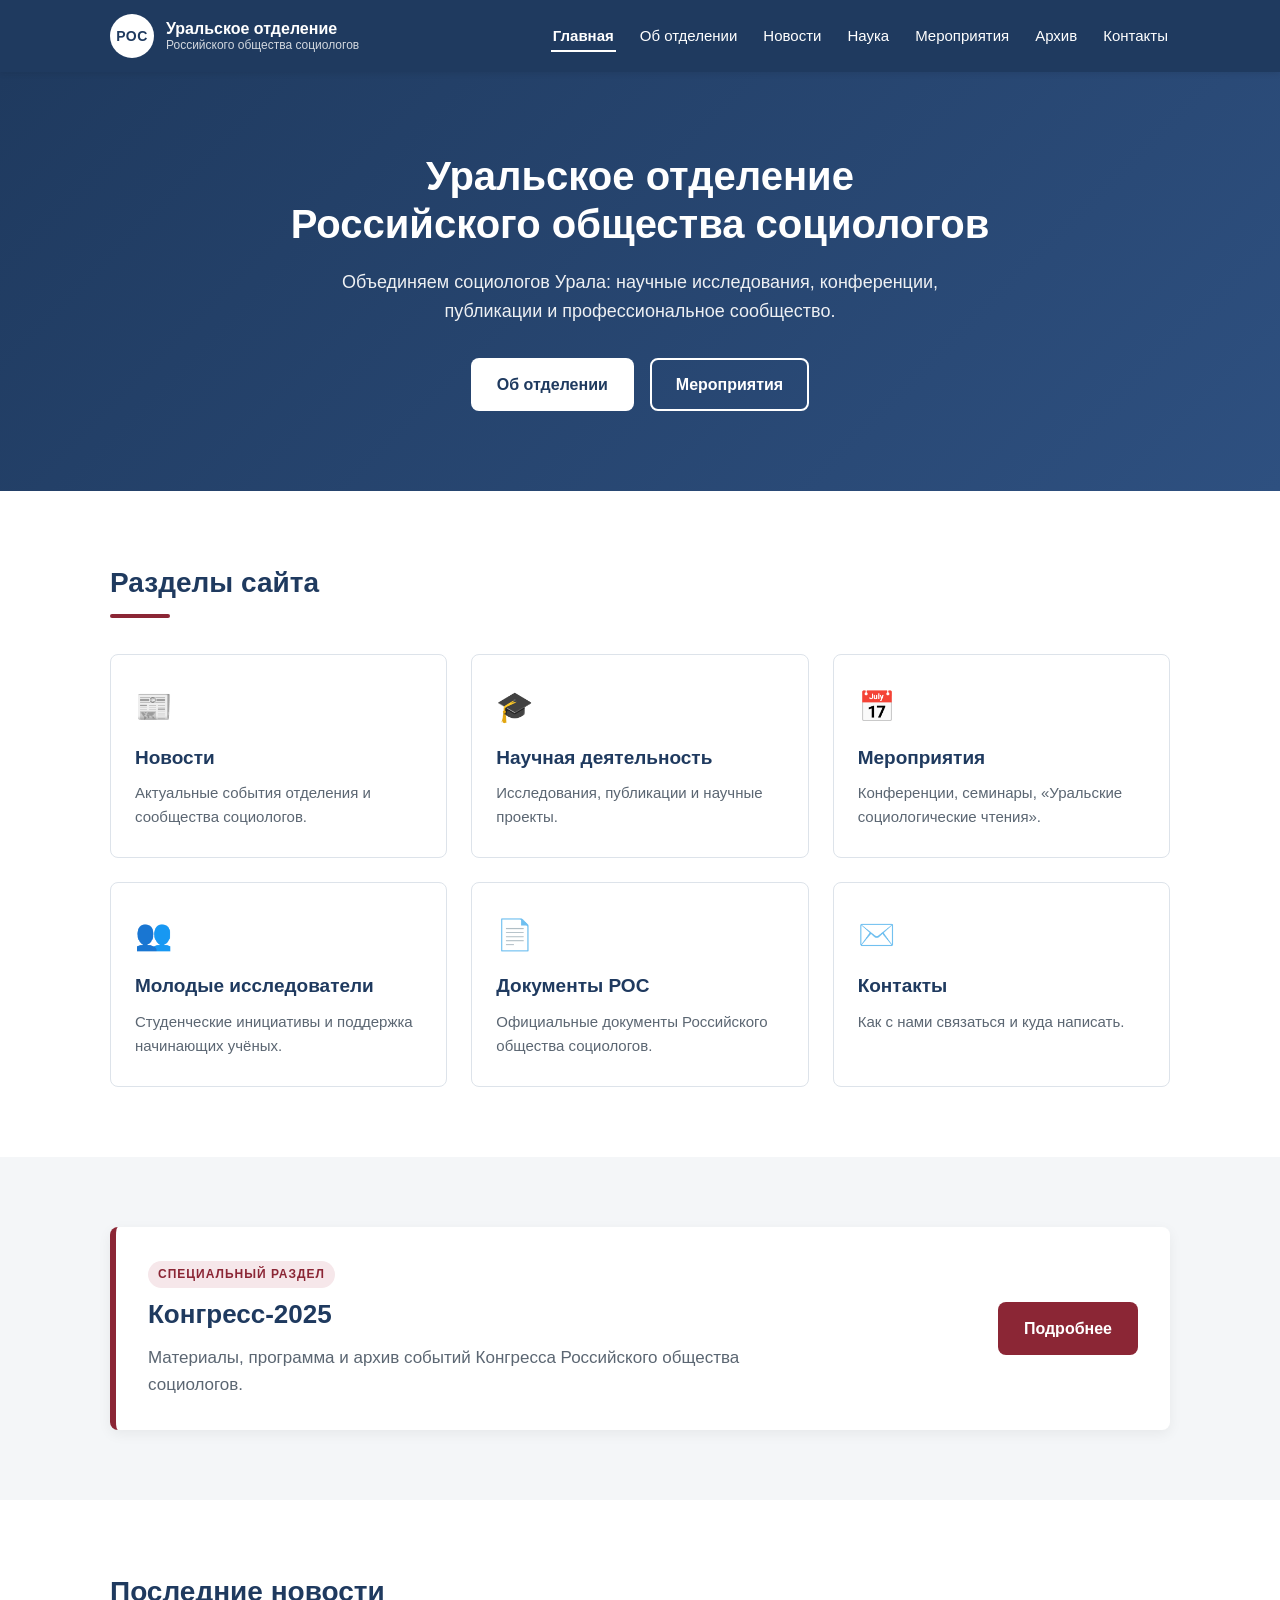
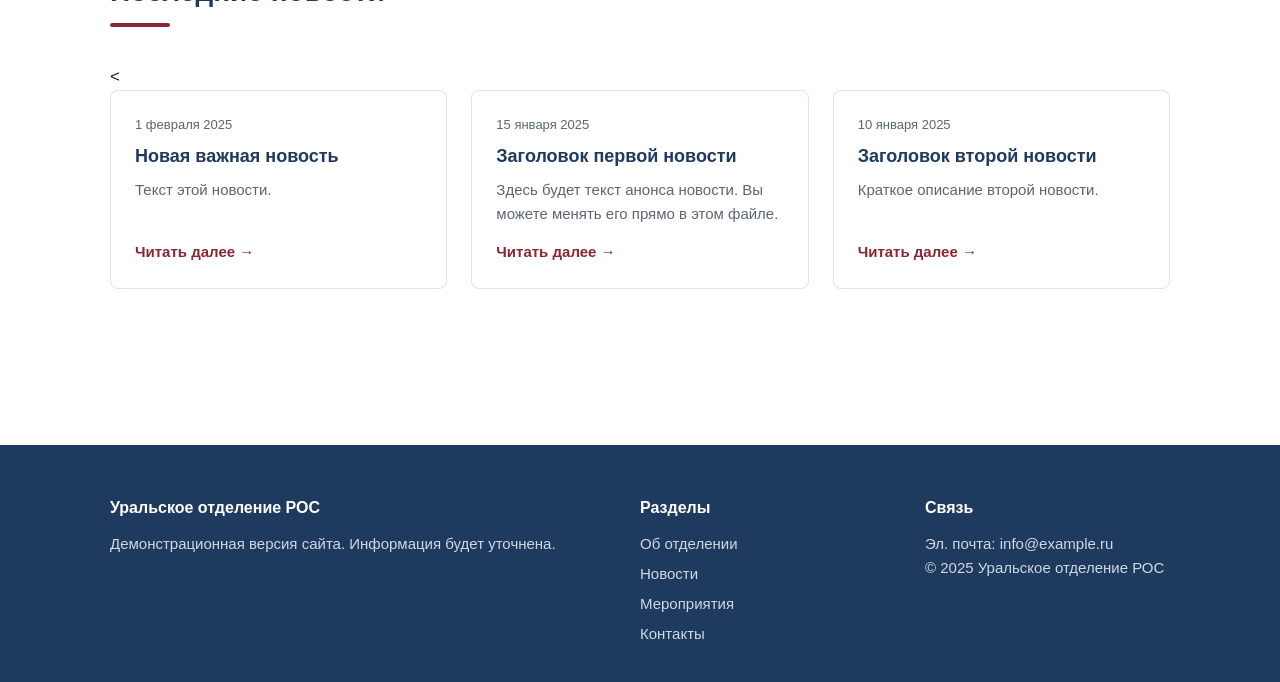
<file: index.html>
<!DOCTYPE html>
<html lang="ru">
<head>
  <meta charset="UTF-8">
  <meta name="viewport" content="width=device-width, initial-scale=1.0">
  <title>Уральское отделение РОС — Главная</title>
  <meta name="description" content="Уральское отделение Российского общества социологов: новости, мероприятия, научная деятельность.">
  <link rel="stylesheet" href="css/style.css">
</head>
<body>

  <header class="site-header">
    <div class="container header-inner">
      <a href="index.html" class="logo">
        <span class="logo-mark">РОС</span>
        <span class="logo-text">
          <strong>Уральское отделение</strong>
          <small>Российского общества социологов</small>
        </span>
      </a>
      <button class="nav-toggle" aria-label="Открыть меню" aria-expanded="false">☰</button>
      <nav class="main-nav" aria-label="Главное меню">
        <ul>
          <li><a href="index.html" class="active">Главная</a></li>
          <li><a href="about.html">Об отделении</a></li>
          <li><a href="news.html">Новости</a></li>
          <li><a href="science.html">Наука</a></li>
          <li><a href="events.html">Мероприятия</a></li>
          <li><a href="archive.html">Архив</a></li>
          <li><a href="contacts.html">Контакты</a></li>
        </ul>
      </nav>
    </div>
  </header>

  <section class="hero">
    <div class="container">
      <h1>Уральское отделение<br>Российского общества социологов</h1>
      <p class="hero-sub">
        Объединяем социологов Урала: научные исследования, конференции,
        публикации и профессиональное сообщество.
      </p>
      <div class="hero-actions">
        <a href="about.html" class="btn btn-primary">Об отделении</a>
        <a href="events.html" class="btn btn-outline">Мероприятия</a>
      </div>
    </div>
  </section>

  <section class="section">
    <div class="container">
      <h2 class="section-title">Разделы сайта</h2>
      <div class="cards-grid">

        <a href="news.html" class="card">
          <span class="card-icon">📰</span>
          <h3>Новости</h3>
          <p>Актуальные события отделения и сообщества социологов.</p>
        </a>

        <a href="science.html" class="card">
          <span class="card-icon">🎓</span>
          <h3>Научная деятельность</h3>
          <p>Исследования, публикации и научные проекты.</p>
        </a>

        <a href="events.html" class="card">
          <span class="card-icon">📅</span>
          <h3>Мероприятия</h3>
          <p>Конференции, семинары, «Уральские социологические чтения».</p>
        </a>

        <a href="young.html" class="card">
          <span class="card-icon">👥</span>
          <h3>Молодые исследователи</h3>
          <p>Студенческие инициативы и поддержка начинающих учёных.</p>
        </a>

        <a href="documents.html" class="card">
          <span class="card-icon">📄</span>
          <h3>Документы РОС</h3>
          <p>Официальные документы Российского общества социологов.</p>
        </a>

        <a href="contacts.html" class="card">
          <span class="card-icon">✉️</span>
          <h3>Контакты</h3>
          <p>Как с нами связаться и куда написать.</p>
        </a>

      </div>
    </div>
  </section>

  <section class="section section-alt">
    <div class="container">
      <div class="congress-banner">
        <div>
          <span class="badge">Специальный раздел</span>
          <h2>Конгресс-2025</h2>
          <p>Материалы, программа и архив событий Конгресса Российского общества социологов.</p>
        </div>
        <a href="congress2025.html" class="btn btn-accent">Подробнее</a>
      </div>
    </div>
  </section>

  <section class="section">
    <div class="container">
      <h2 class="section-title">Последние новости</h2>
      <      <div class="news-grid" id="news-container">
        <!-- Новости загрузятся автоматически из файла data/news.json -->
      </div>
      <div class="center">
        <a href="news.html" class="btn btn-outline">Все новости</a>
      </div>
    </div>
  </section>

  <footer class="site-footer">
    <div class="container footer-inner">
      <div>
        <h4>Уральское отделение РОС</h4>
        <p>Демонстрационная версия сайта. Информация будет уточнена.</p>
      </div>
      <div>
        <h4>Разделы</h4>
        <ul class="footer-links">
          <li><a href="about.html">Об отделении</a></li>
          <li><a href="news.html">Новости</a></li>
          <li><a href="events.html">Мероприятия</a></li>
          <li><a href="contacts.html">Контакты</a></li>
        </ul>
      </div>
      <div>
        <h4>Связь</h4>
        <p>Эл. почта: <a href="mailto:info@example.ru">info@example.ru</a></p>
        <p>© 2025 Уральское отделение РОС</p>
      </div>
    </div>
  </footer>

  <script>
    const toggle = document.querySelector('.nav-toggle');
    const nav = document.querySelector('.main-nav');
    toggle.addEventListener('click', () => {
      const open = nav.classList.toggle('open');
      toggle.setAttribute('aria-expanded', open ? 'true' : 'false');
    });
  </script>
  <script src="js/news-loader.js"></script>
</body>
</html>
</file>
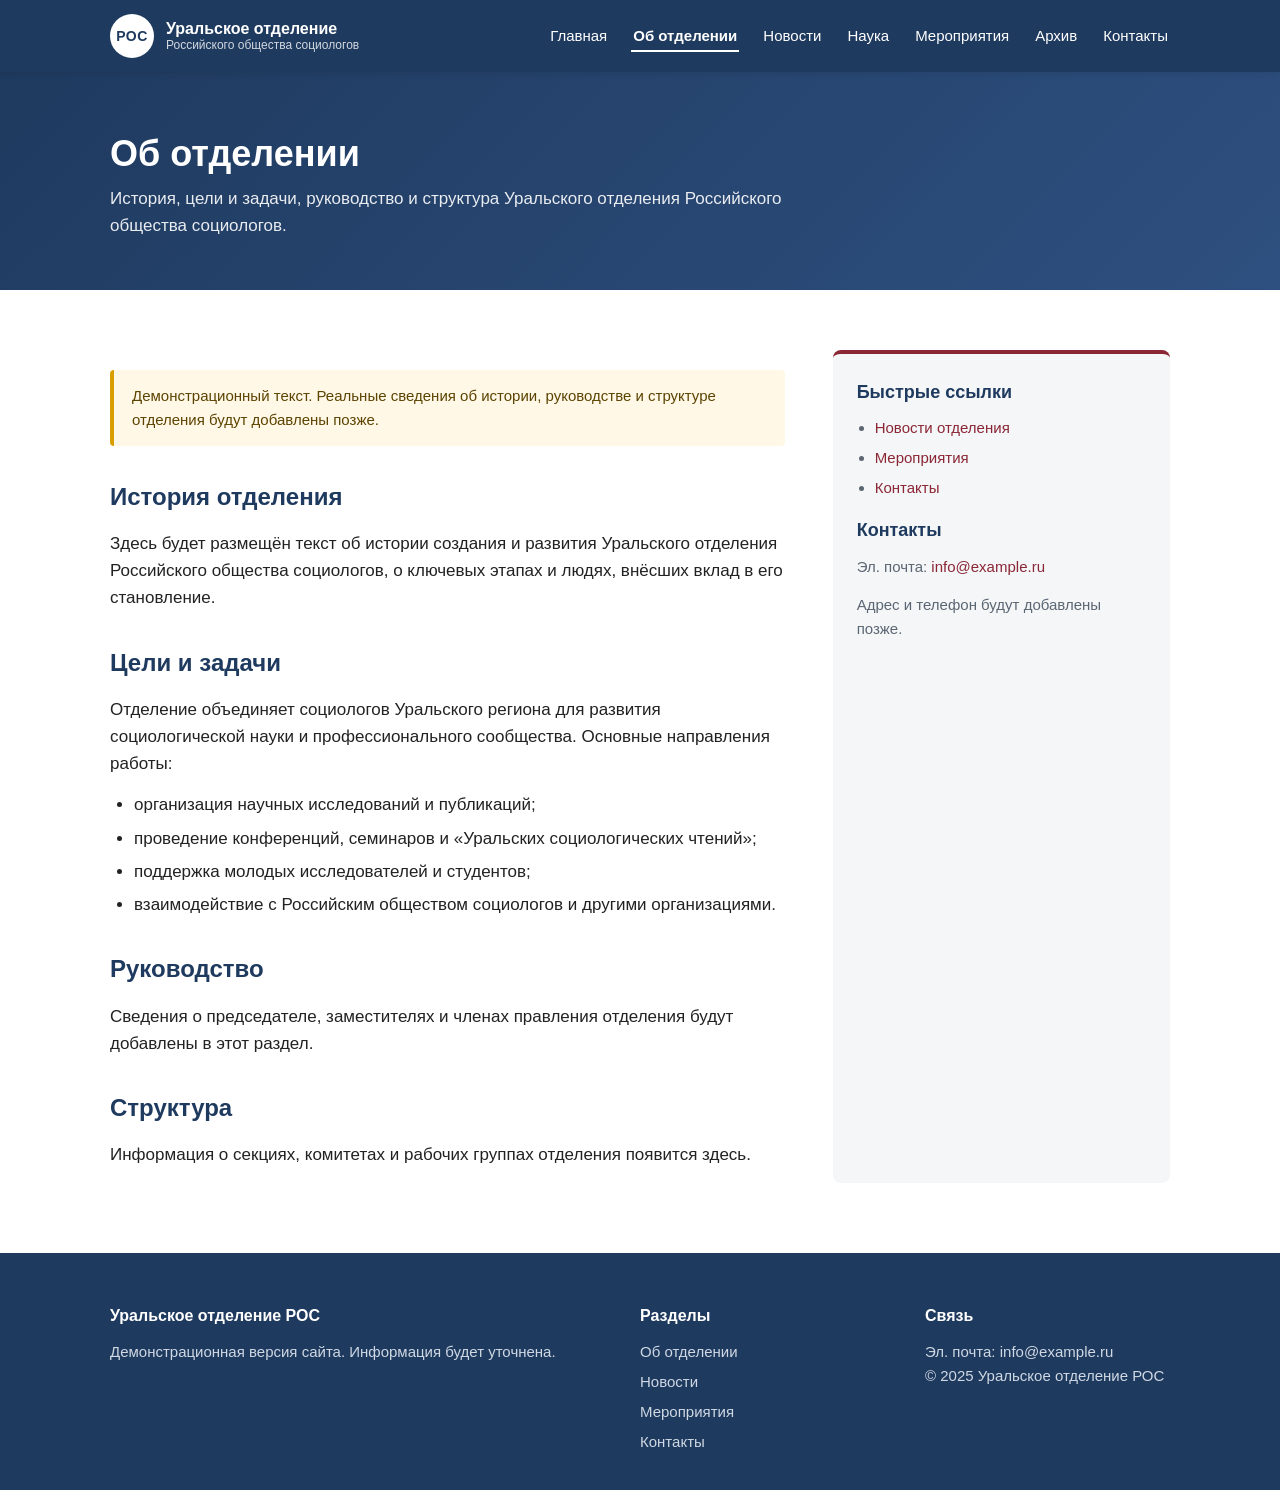
<file: about.html>
<!DOCTYPE html>
<html lang="ru">
<head>
  <meta charset="UTF-8">
  <meta name="viewport" content="width=device-width, initial-scale=1.0">
  <title>Об отделении — Уральское отделение РОС</title>
  <meta name="description" content="История, цели, задачи, руководство и структура Уральского отделения Российского общества социологов.">
  <link rel="stylesheet" href="css/style.css">
</head>
<body>

  <header class="site-header">
    <div class="container header-inner">
      <a href="index.html" class="logo">
        <span class="logo-mark">РОС</span>
        <span class="logo-text">
          <strong>Уральское отделение</strong>
          <small>Российского общества социологов</small>
        </span>
      </a>
      <button class="nav-toggle" aria-label="Открыть меню" aria-expanded="false">☰</button>
      <nav class="main-nav" aria-label="Главное меню">
        <ul>
          <li><a href="index.html">Главная</a></li>
          <li><a href="about.html" class="active">Об отделении</a></li>
          <li><a href="news.html">Новости</a></li>
          <li><a href="science.html">Наука</a></li>
          <li><a href="events.html">Мероприятия</a></li>
          <li><a href="archive.html">Архив</a></li>
          <li><a href="contacts.html">Контакты</a></li>
        </ul>
      </nav>
    </div>
  </header>

  <section class="page-header">
    <div class="container">
      <h1>Об отделении</h1>
      <p>История, цели и задачи, руководство и структура Уральского отделения Российского общества социологов.</p>
    </div>
  </section>

  <main class="content">
    <div class="container content-two-col">

      <div>
        <div class="notice">
          Демонстрационный текст. Реальные сведения об истории, руководстве и структуре
          отделения будут добавлены позже.
        </div>

        <h2>История отделения</h2>
        <p>Здесь будет размещён текст об истории создания и развития Уральского отделения
        Российского общества социологов, о ключевых этапах и людях, внёсших вклад в его
        становление.</p>

        <h2>Цели и задачи</h2>
        <p>Отделение объединяет социологов Уральского региона для развития
        социологической науки и профессионального сообщества. Основные направления работы:</p>
        <ul>
          <li>организация научных исследований и публикаций;</li>
          <li>проведение конференций, семинаров и «Уральских социологических чтений»;</li>
          <li>поддержка молодых исследователей и студентов;</li>
          <li>взаимодействие с Российским обществом социологов и другими организациями.</li>
        </ul>

        <h2>Руководство</h2>
        <p>Сведения о председателе, заместителях и членах правления отделения будут
        добавлены в этот раздел.</p>

        <h2>Структура</h2>
        <p>Информация о секциях, комитетах и рабочих группах отделения появится здесь.</p>
      </div>

      <aside class="sidebar">
        <h3>Быстрые ссылки</h3>
        <ul>
          <li><a href="news.html">Новости отделения</a></li>
          <li><a href="events.html">Мероприятия</a></li>
          <li><a href="contacts.html">Контакты</a></li>
        </ul>
        <h3>Контакты</h3>
        <p>Эл. почта: <a href="mailto:info@example.ru">info@example.ru</a></p>
        <p>Адрес и телефон будут добавлены позже.</p>
      </aside>

    </div>
  </main>

  <footer class="site-footer">
    <div class="container footer-inner">
      <div>
        <h4>Уральское отделение РОС</h4>
        <p>Демонстрационная версия сайта. Информация будет уточнена.</p>
      </div>
      <div>
        <h4>Разделы</h4>
        <ul class="footer-links">
          <li><a href="about.html">Об отделении</a></li>
          <li><a href="news.html">Новости</a></li>
          <li><a href="events.html">Мероприятия</a></li>
          <li><a href="contacts.html">Контакты</a></li>
        </ul>
      </div>
      <div>
        <h4>Связь</h4>
        <p>Эл. почта: <a href="mailto:info@example.ru">info@example.ru</a></p>
        <p>© 2025 Уральское отделение РОС</p>
      </div>
    </div>
  </footer>

  <script>
    const toggle = document.querySelector('.nav-toggle');
    const nav = document.querySelector('.main-nav');
    toggle.addEventListener('click', () => {
      const open = nav.classList.toggle('open');
      toggle.setAttribute('aria-expanded', open ? 'true' : 'false');
    });
  </script>

</body>
</html>
</file>
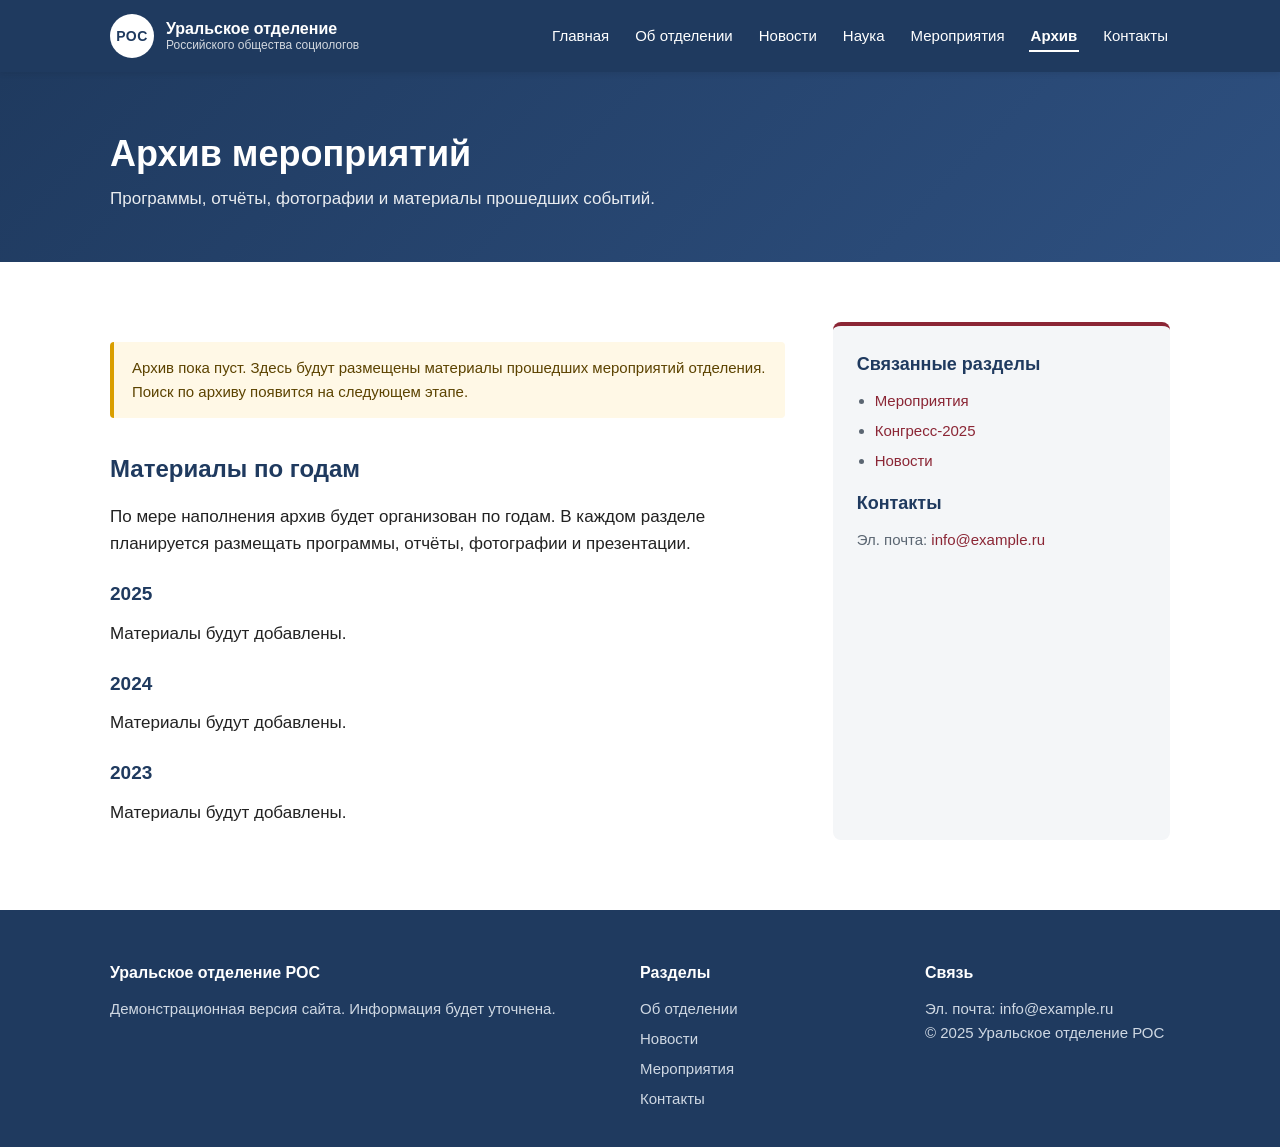
<file: archive.html>
<!DOCTYPE html>
<html lang="ru">
<head>
  <meta charset="UTF-8">
  <meta name="viewport" content="width=device-width, initial-scale=1.0">
  <title>Архив мероприятий — Уральское отделение РОС</title>
  <meta name="description" content="Программы, отчёты, фотографии и материалы прошедших мероприятий Уральского отделения РОС.">
  <link rel="stylesheet" href="css/style.css">
</head>
<body>

  <header class="site-header">
    <div class="container header-inner">
      <a href="index.html" class="logo">
        <span class="logo-mark">РОС</span>
        <span class="logo-text">
          <strong>Уральское отделение</strong>
          <small>Российского общества социологов</small>
        </span>
      </a>
      <button class="nav-toggle" aria-label="Открыть меню" aria-expanded="false">☰</button>
      <nav class="main-nav" aria-label="Главное меню">
        <ul>
          <li><a href="index.html">Главная</a></li>
          <li><a href="about.html">Об отделении</a></li>
          <li><a href="news.html">Новости</a></li>
          <li><a href="science.html">Наука</a></li>
          <li><a href="events.html">Мероприятия</a></li>
          <li><a href="archive.html" class="active">Архив</a></li>
          <li><a href="contacts.html">Контакты</a></li>
        </ul>
      </nav>
    </div>
  </header>

  <section class="page-header">
    <div class="container">
      <h1>Архив мероприятий</h1>
      <p>Программы, отчёты, фотографии и материалы прошедших событий.</p>
    </div>
  </section>

  <main class="content">
    <div class="container content-two-col">

      <div>
        <div class="notice">
          Архив пока пуст. Здесь будут размещены материалы прошедших мероприятий
          отделения. Поиск по архиву появится на следующем этапе.
        </div>

        <h2>Материалы по годам</h2>
        <p>По мере наполнения архив будет организован по годам. В каждом разделе
        планируется размещать программы, отчёты, фотографии и презентации.</p>

        <h3>2025</h3>
        <p>Материалы будут добавлены.</p>

        <h3>2024</h3>
        <p>Материалы будут добавлены.</p>

        <h3>2023</h3>
        <p>Материалы будут добавлены.</p>
      </div>

      <aside class="sidebar">
        <h3>Связанные разделы</h3>
        <ul>
          <li><a href="events.html">Мероприятия</a></li>
          <li><a href="congress2025.html">Конгресс-2025</a></li>
          <li><a href="news.html">Новости</a></li>
        </ul>
        <h3>Контакты</h3>
        <p>Эл. почта: <a href="mailto:info@example.ru">info@example.ru</a></p>
      </aside>

    </div>
  </main>

  <footer class="site-footer">
    <div class="container footer-inner">
      <div>
        <h4>Уральское отделение РОС</h4>
        <p>Демонстрационная версия сайта. Информация будет уточнена.</p>
      </div>
      <div>
        <h4>Разделы</h4>
        <ul class="footer-links">
          <li><a href="about.html">Об отделении</a></li>
          <li><a href="news.html">Новости</a></li>
          <li><a href="events.html">Мероприятия</a></li>
          <li><a href="contacts.html">Контакты</a></li>
        </ul>
      </div>
      <div>
        <h4>Связь</h4>
        <p>Эл. почта: <a href="mailto:info@example.ru">info@example.ru</a></p>
        <p>© 2025 Уральское отделение РОС</p>
      </div>
    </div>
  </footer>

  <script>
    const toggle = document.querySelector('.nav-toggle');
    const nav = document.querySelector('.main-nav');
    toggle.addEventListener('click', () => {
      const open = nav.classList.toggle('open');
      toggle.setAttribute('aria-expanded', open ? 'true' : 'false');
    });
  </script>

</body>
</html>
</file>
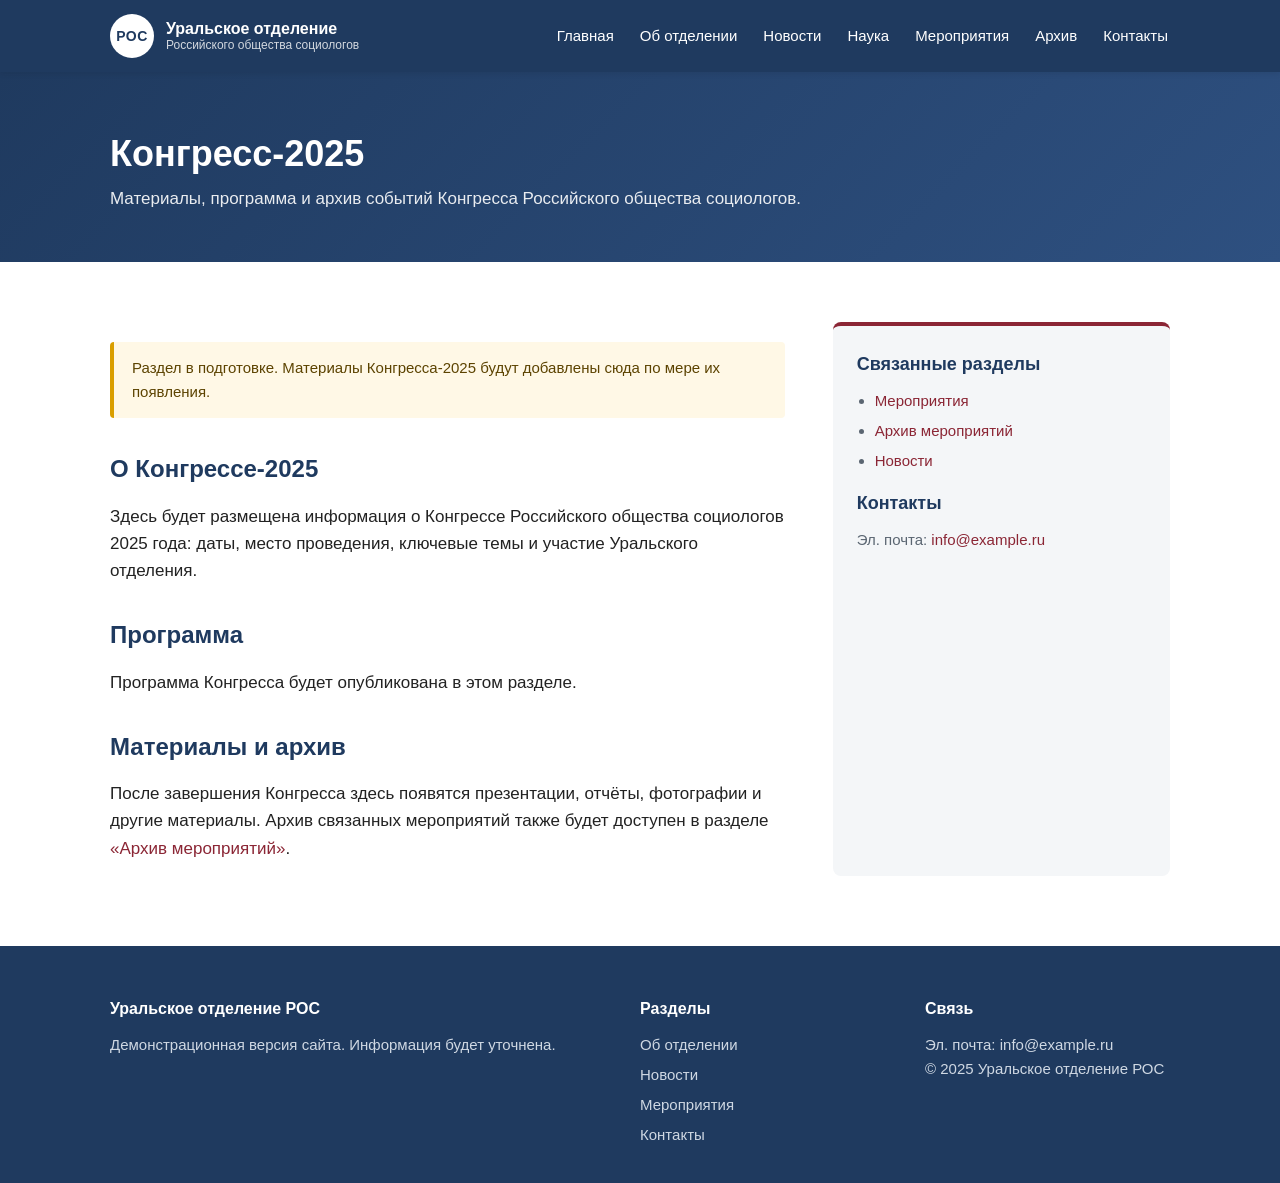
<file: congress2025.html>
<!DOCTYPE html>
<html lang="ru">
<head>
  <meta charset="UTF-8">
  <meta name="viewport" content="width=device-width, initial-scale=1.0">
  <title>Конгресс-2025 — Уральское отделение РОС</title>
  <meta name="description" content="Материалы и архив Конгресса Российского общества социологов 2025 года.">
  <link rel="stylesheet" href="css/style.css">
</head>
<body>

  <header class="site-header">
    <div class="container header-inner">
      <a href="index.html" class="logo">
        <span class="logo-mark">РОС</span>
        <span class="logo-text">
          <strong>Уральское отделение</strong>
          <small>Российского общества социологов</small>
        </span>
      </a>
      <button class="nav-toggle" aria-label="Открыть меню" aria-expanded="false">☰</button>
      <nav class="main-nav" aria-label="Главное меню">
        <ul>
          <li><a href="index.html">Главная</a></li>
          <li><a href="about.html">Об отделении</a></li>
          <li><a href="news.html">Новости</a></li>
          <li><a href="science.html">Наука</a></li>
          <li><a href="events.html">Мероприятия</a></li>
          <li><a href="archive.html">Архив</a></li>
          <li><a href="contacts.html">Контакты</a></li>
        </ul>
      </nav>
    </div>
  </header>

  <section class="page-header">
    <div class="container">
      <h1>Конгресс-2025</h1>
      <p>Материалы, программа и архив событий Конгресса Российского общества социологов.</p>
    </div>
  </section>

  <main class="content">
    <div class="container content-two-col">

      <div>
        <div class="notice">
          Раздел в подготовке. Материалы Конгресса-2025 будут добавлены сюда
          по мере их появления.
        </div>

        <h2>О Конгрессе-2025</h2>
        <p>Здесь будет размещена информация о Конгрессе Российского общества
        социологов 2025 года: даты, место проведения, ключевые темы и участие
        Уральского отделения.</p>

        <h2>Программа</h2>
        <p>Программа Конгресса будет опубликована в этом разделе.</p>

        <h2>Материалы и архив</h2>
        <p>После завершения Конгресса здесь появятся презентации, отчёты,
        фотографии и другие материалы. Архив связанных мероприятий также будет
        доступен в разделе <a href="archive.html">«Архив мероприятий»</a>.</p>
      </div>

      <aside class="sidebar">
        <h3>Связанные разделы</h3>
        <ul>
          <li><a href="events.html">Мероприятия</a></li>
          <li><a href="archive.html">Архив мероприятий</a></li>
          <li><a href="news.html">Новости</a></li>
        </ul>
        <h3>Контакты</h3>
        <p>Эл. почта: <a href="mailto:info@example.ru">info@example.ru</a></p>
      </aside>

    </div>
  </main>

  <footer class="site-footer">
    <div class="container footer-inner">
      <div>
        <h4>Уральское отделение РОС</h4>
        <p>Демонстрационная версия сайта. Информация будет уточнена.</p>
      </div>
      <div>
        <h4>Разделы</h4>
        <ul class="footer-links">
          <li><a href="about.html">Об отделении</a></li>
          <li><a href="news.html">Новости</a></li>
          <li><a href="events.html">Мероприятия</a></li>
          <li><a href="contacts.html">Контакты</a></li>
        </ul>
      </div>
      <div>
        <h4>Связь</h4>
        <p>Эл. почта: <a href="mailto:info@example.ru">info@example.ru</a></p>
        <p>© 2025 Уральское отделение РОС</p>
      </div>
    </div>
  </footer>

  <script>
    const toggle = document.querySelector('.nav-toggle');
    const nav = document.querySelector('.main-nav');
    toggle.addEventListener('click', () => {
      const open = nav.classList.toggle('open');
      toggle.setAttribute('aria-expanded', open ? 'true' : 'false');
    });
  </script>

</body>
</html>
</file>
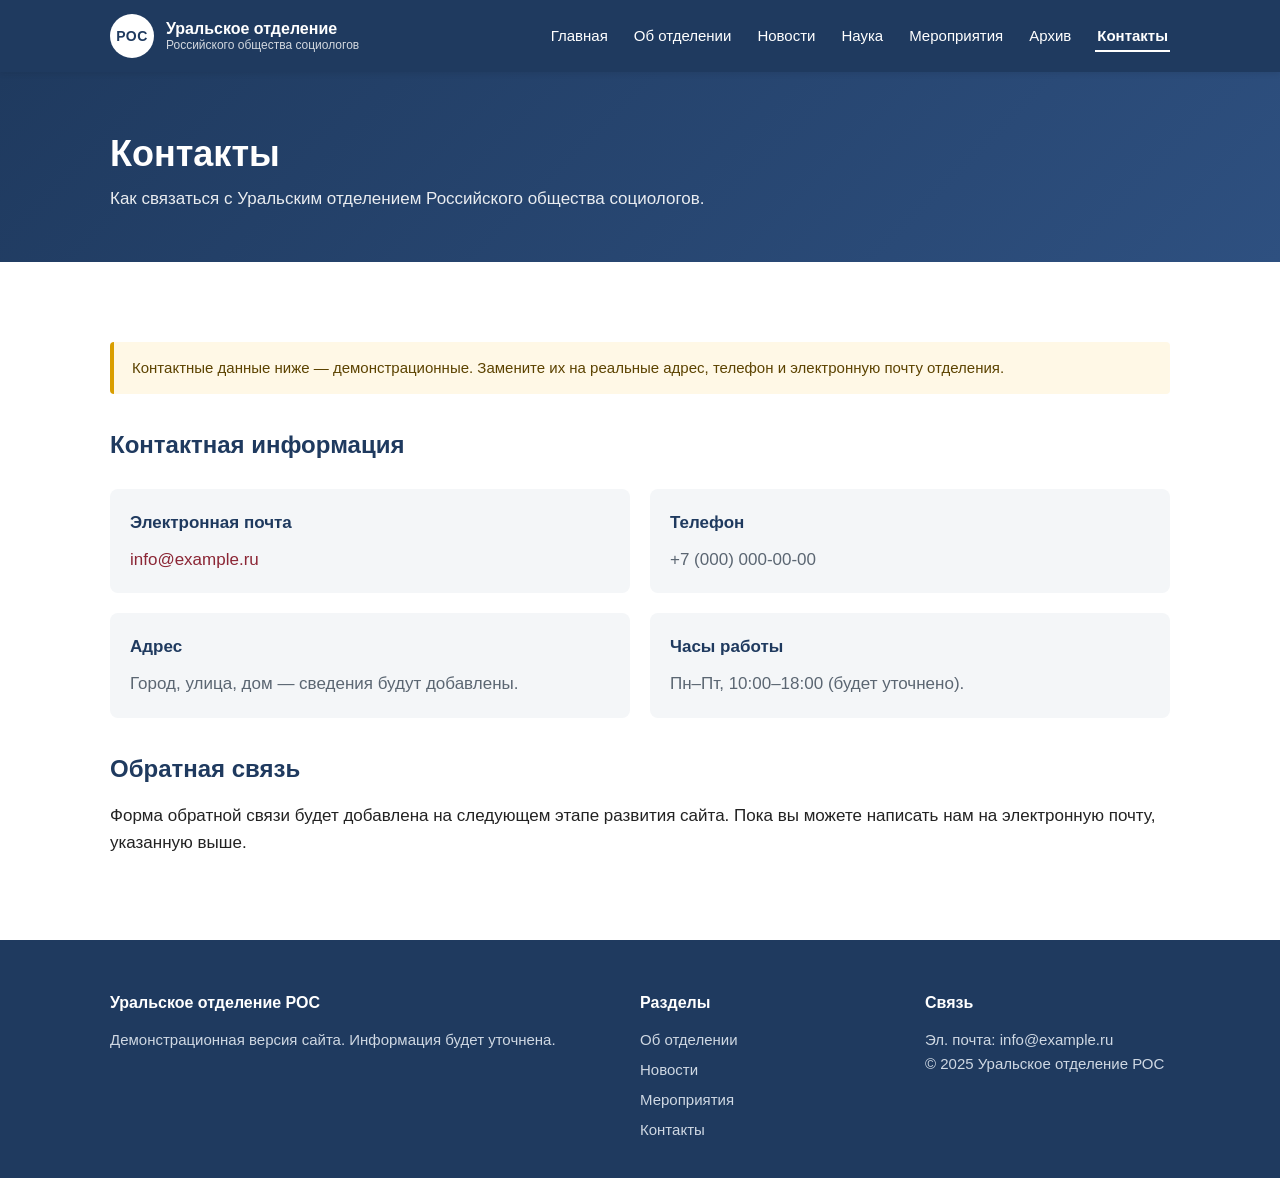
<file: contacts.html>
<!DOCTYPE html>
<html lang="ru">
<head>
  <meta charset="UTF-8">
  <meta name="viewport" content="width=device-width, initial-scale=1.0">
  <title>Контакты — Уральское отделение РОС</title>
  <meta name="description" content="Контакты Уральского отделения Российского общества социологов.">
  <link rel="stylesheet" href="css/style.css">
</head>
<body>

  <header class="site-header">
    <div class="container header-inner">
      <a href="index.html" class="logo">
        <span class="logo-mark">РОС</span>
        <span class="logo-text">
          <strong>Уральское отделение</strong>
          <small>Российского общества социологов</small>
        </span>
      </a>
      <button class="nav-toggle" aria-label="Открыть меню" aria-expanded="false">☰</button>
      <nav class="main-nav" aria-label="Главное меню">
        <ul>
          <li><a href="index.html">Главная</a></li>
          <li><a href="about.html">Об отделении</a></li>
          <li><a href="news.html">Новости</a></li>
          <li><a href="science.html">Наука</a></li>
          <li><a href="events.html">Мероприятия</a></li>
          <li><a href="archive.html">Архив</a></li>
          <li><a href="contacts.html" class="active">Контакты</a></li>
        </ul>
      </nav>
    </div>
  </header>

  <section class="page-header">
    <div class="container">
      <h1>Контакты</h1>
      <p>Как связаться с Уральским отделением Российского общества социологов.</p>
    </div>
  </section>

  <main class="content">
    <div class="container">

      <div class="notice">
        Контактные данные ниже — демонстрационные. Замените их на реальные
        адрес, телефон и электронную почту отделения.
      </div>

      <h2>Контактная информация</h2>

      <div class="contact-block">
        <div class="contact-card">
          <h3>Электронная почта</h3>
          <p><a href="mailto:info@example.ru">info@example.ru</a></p>
        </div>
        <div class="contact-card">
          <h3>Телефон</h3>
          <p>+7 (000) 000-00-00</p>
        </div>
        <div class="contact-card">
          <h3>Адрес</h3>
          <p>Город, улица, дом — сведения будут добавлены.</p>
        </div>
        <div class="contact-card">
          <h3>Часы работы</h3>
          <p>Пн–Пт, 10:00–18:00 (будет уточнено).</p>
        </div>
      </div>

      <h2>Обратная связь</h2>
      <p>Форма обратной связи будет добавлена на следующем этапе развития сайта.
      Пока вы можете написать нам на электронную почту, указанную выше.</p>

    </div>
  </main>

  <footer class="site-footer">
    <div class="container footer-inner">
      <div>
        <h4>Уральское отделение РОС</h4>
        <p>Демонстрационная версия сайта. Информация будет уточнена.</p>
      </div>
      <div>
        <h4>Разделы</h4>
        <ul class="footer-links">
          <li><a href="about.html">Об отделении</a></li>
          <li><a href="news.html">Новости</a></li>
          <li><a href="events.html">Мероприятия</a></li>
          <li><a href="contacts.html">Контакты</a></li>
        </ul>
      </div>
      <div>
        <h4>Связь</h4>
        <p>Эл. почта: <a href="mailto:info@example.ru">info@example.ru</a></p>
        <p>© 2025 Уральское отделение РОС</p>
      </div>
    </div>
  </footer>

  <script>
    const toggle = document.querySelector('.nav-toggle');
    const nav = document.querySelector('.main-nav');
    toggle.addEventListener('click', () => {
      const open = nav.classList.toggle('open');
      toggle.setAttribute('aria-expanded', open ? 'true' : 'false');
    });
  </script>

</body>
</html>
</file>
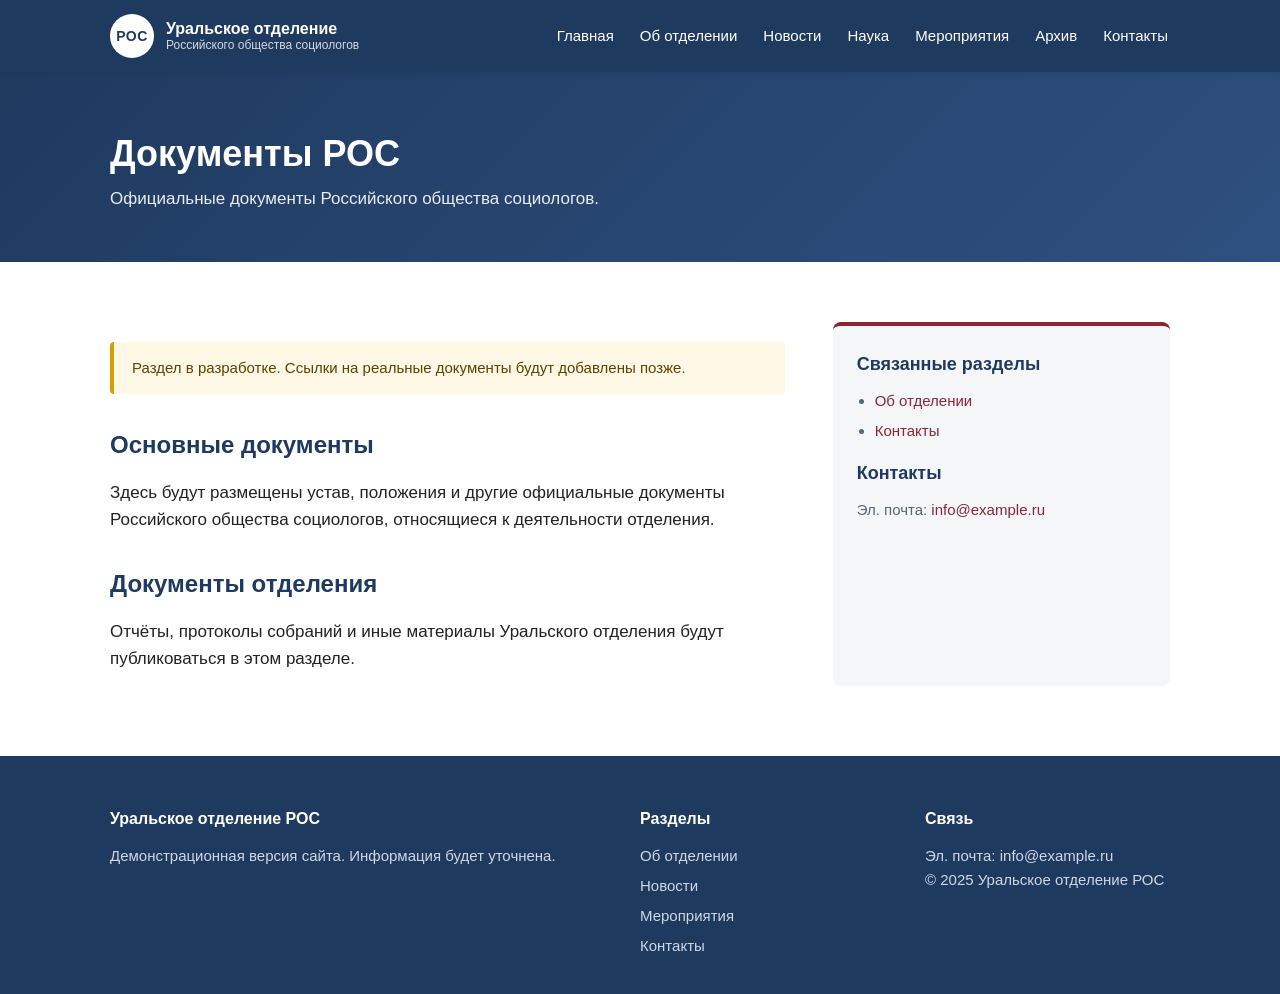
<file: documents.html>
<!DOCTYPE html>
<html lang="ru">
<head>
  <meta charset="UTF-8">
  <meta name="viewport" content="width=device-width, initial-scale=1.0">
  <title>Документы РОС — Уральское отделение</title>
  <meta name="description" content="Официальные документы Российского общества социологов.">
  <link rel="stylesheet" href="css/style.css">
</head>
<body>

  <header class="site-header">
    <div class="container header-inner">
      <a href="index.html" class="logo">
        <span class="logo-mark">РОС</span>
        <span class="logo-text">
          <strong>Уральское отделение</strong>
          <small>Российского общества социологов</small>
        </span>
      </a>
      <button class="nav-toggle" aria-label="Открыть меню" aria-expanded="false">☰</button>
      <nav class="main-nav" aria-label="Главное меню">
        <ul>
          <li><a href="index.html">Главная</a></li>
          <li><a href="about.html">Об отделении</a></li>
          <li><a href="news.html">Новости</a></li>
          <li><a href="science.html">Наука</a></li>
          <li><a href="events.html">Мероприятия</a></li>
          <li><a href="archive.html">Архив</a></li>
          <li><a href="contacts.html">Контакты</a></li>
        </ul>
      </nav>
    </div>
  </header>

  <section class="page-header">
    <div class="container">
      <h1>Документы РОС</h1>
      <p>Официальные документы Российского общества социологов.</p>
    </div>
  </section>

  <main class="content">
    <div class="container content-two-col">

      <div>
        <div class="notice">
          Раздел в разработке. Ссылки на реальные документы будут добавлены позже.
        </div>

        <h2>Основные документы</h2>
        <p>Здесь будут размещены устав, положения и другие официальные документы
        Российского общества социологов, относящиеся к деятельности отделения.</p>

        <h2>Документы отделения</h2>
        <p>Отчёты, протоколы собраний и иные материалы Уральского отделения
        будут публиковаться в этом разделе.</p>
      </div>

      <aside class="sidebar">
        <h3>Связанные разделы</h3>
        <ul>
          <li><a href="about.html">Об отделении</a></li>
          <li><a href="contacts.html">Контакты</a></li>
        </ul>
        <h3>Контакты</h3>
        <p>Эл. почта: <a href="mailto:info@example.ru">info@example.ru</a></p>
      </aside>

    </div>
  </main>

  <footer class="site-footer">
    <div class="container footer-inner">
      <div>
        <h4>Уральское отделение РОС</h4>
        <p>Демонстрационная версия сайта. Информация будет уточнена.</p>
      </div>
      <div>
        <h4>Разделы</h4>
        <ul class="footer-links">
          <li><a href="about.html">Об отделении</a></li>
          <li><a href="news.html">Новости</a></li>
          <li><a href="events.html">Мероприятия</a></li>
          <li><a href="contacts.html">Контакты</a></li>
        </ul>
      </div>
      <div>
        <h4>Связь</h4>
        <p>Эл. почта: <a href="mailto:info@example.ru">info@example.ru</a></p>
        <p>© 2025 Уральское отделение РОС</p>
      </div>
    </div>
  </footer>

  <script>
    const toggle = document.querySelector('.nav-toggle');
    const nav = document.querySelector('.main-nav');
    toggle.addEventListener('click', () => {
      const open = nav.classList.toggle('open');
      toggle.setAttribute('aria-expanded', open ? 'true' : 'false');
    });
  </script>

</body>
</html>
</file>
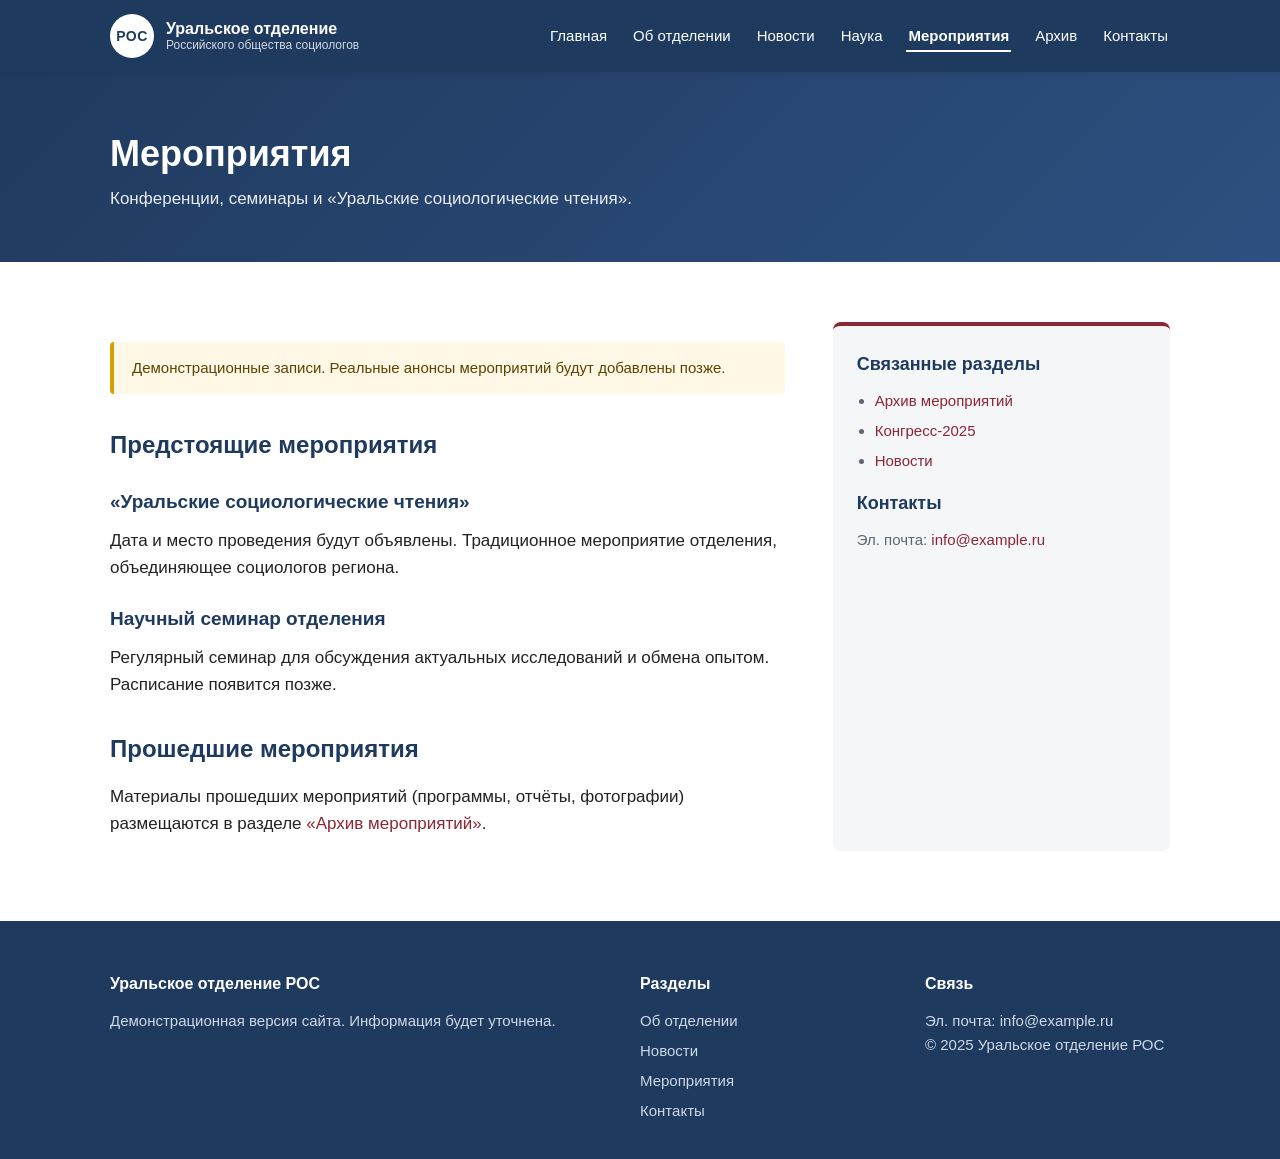
<file: events.html>
<!DOCTYPE html>
<html lang="ru">
<head>
  <meta charset="UTF-8">
  <meta name="viewport" content="width=device-width, initial-scale=1.0">
  <title>Мероприятия — Уральское отделение РОС</title>
  <meta name="description" content="Конференции, семинары и «Уральские социологические чтения» Уральского отделения РОС.">
  <link rel="stylesheet" href="css/style.css">
</head>
<body>

  <header class="site-header">
    <div class="container header-inner">
      <a href="index.html" class="logo">
        <span class="logo-mark">РОС</span>
        <span class="logo-text">
          <strong>Уральское отделение</strong>
          <small>Российского общества социологов</small>
        </span>
      </a>
      <button class="nav-toggle" aria-label="Открыть меню" aria-expanded="false">☰</button>
      <nav class="main-nav" aria-label="Главное меню">
        <ul>
          <li><a href="index.html">Главная</a></li>
          <li><a href="about.html">Об отделении</a></li>
          <li><a href="news.html">Новости</a></li>
          <li><a href="science.html">Наука</a></li>
          <li><a href="events.html" class="active">Мероприятия</a></li>
          <li><a href="archive.html">Архив</a></li>
          <li><a href="contacts.html">Контакты</a></li>
        </ul>
      </nav>
    </div>
  </header>

  <section class="page-header">
    <div class="container">
      <h1>Мероприятия</h1>
      <p>Конференции, семинары и «Уральские социологические чтения».</p>
    </div>
  </section>

  <main class="content">
    <div class="container content-two-col">

      <div>
        <div class="notice">
          Демонстрационные записи. Реальные анонсы мероприятий будут добавлены позже.
        </div>

        <h2>Предстоящие мероприятия</h2>

        <h3>«Уральские социологические чтения»</h3>
        <p>Дата и место проведения будут объявлены. Традиционное мероприятие
        отделения, объединяющее социологов региона.</p>

        <h3>Научный семинар отделения</h3>
        <p>Регулярный семинар для обсуждения актуальных исследований и
        обмена опытом. Расписание появится позже.</p>

        <h2>Прошедшие мероприятия</h2>
        <p>Материалы прошедших мероприятий (программы, отчёты, фотографии)
        размещаются в разделе <a href="archive.html">«Архив мероприятий»</a>.</p>
      </div>

      <aside class="sidebar">
        <h3>Связанные разделы</h3>
        <ul>
          <li><a href="archive.html">Архив мероприятий</a></li>
          <li><a href="congress2025.html">Конгресс-2025</a></li>
          <li><a href="news.html">Новости</a></li>
        </ul>
        <h3>Контакты</h3>
        <p>Эл. почта: <a href="mailto:info@example.ru">info@example.ru</a></p>
      </aside>

    </div>
  </main>

  <footer class="site-footer">
    <div class="container footer-inner">
      <div>
        <h4>Уральское отделение РОС</h4>
        <p>Демонстрационная версия сайта. Информация будет уточнена.</p>
      </div>
      <div>
        <h4>Разделы</h4>
        <ul class="footer-links">
          <li><a href="about.html">Об отделении</a></li>
          <li><a href="news.html">Новости</a></li>
          <li><a href="events.html">Мероприятия</a></li>
          <li><a href="contacts.html">Контакты</a></li>
        </ul>
      </div>
      <div>
        <h4>Связь</h4>
        <p>Эл. почта: <a href="mailto:info@example.ru">info@example.ru</a></p>
        <p>© 2025 Уральское отделение РОС</p>
      </div>
    </div>
  </footer>

  <script>
    const toggle = document.querySelector('.nav-toggle');
    const nav = document.querySelector('.main-nav');
    toggle.addEventListener('click', () => {
      const open = nav.classList.toggle('open');
      toggle.setAttribute('aria-expanded', open ? 'true' : 'false');
    });
  </script>

</body>
</html>
</file>
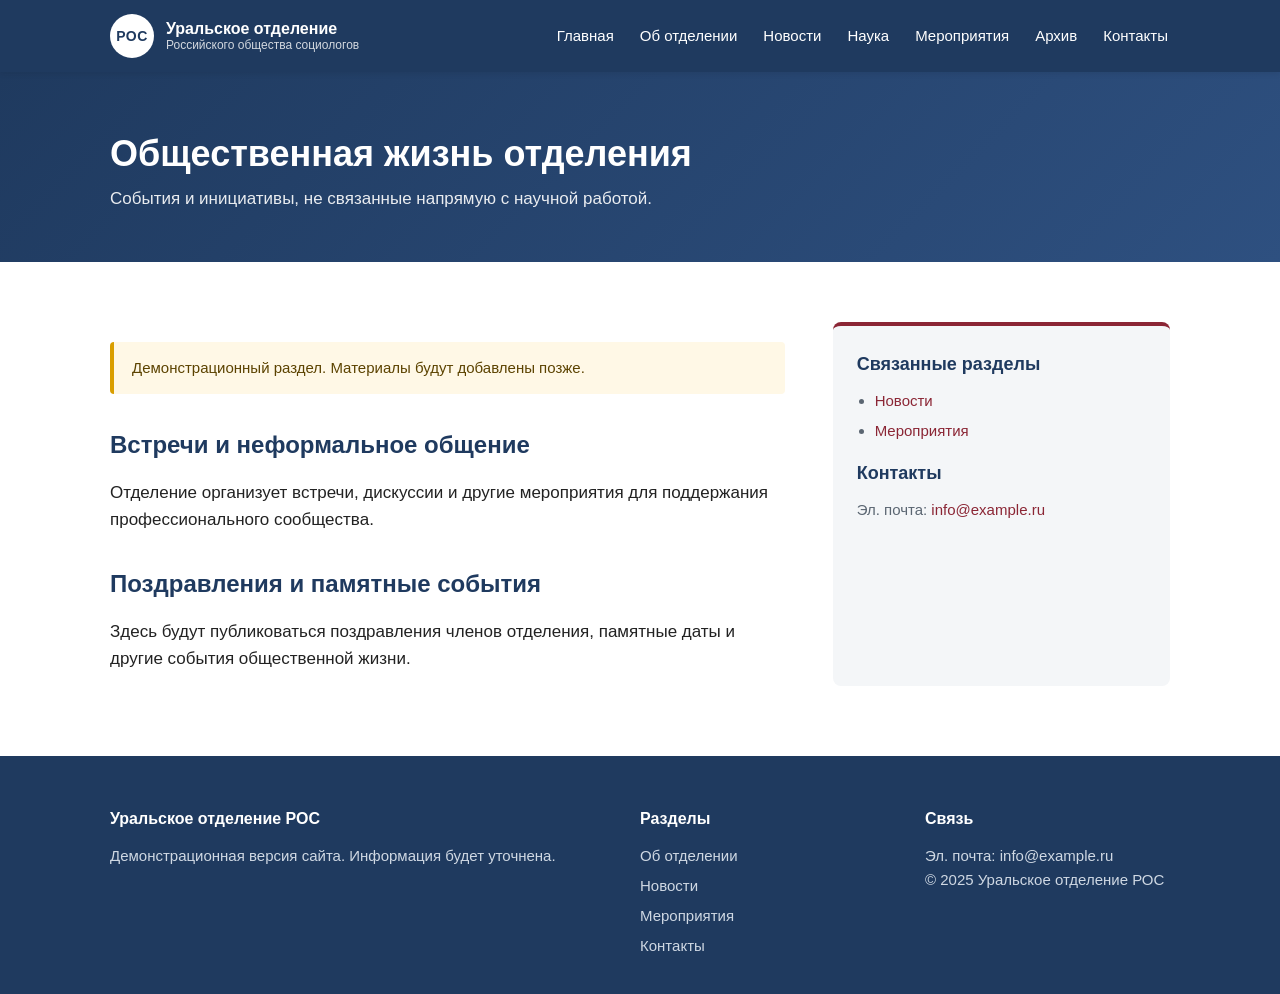
<file: life.html>
<!DOCTYPE html>
<html lang="ru">
<head>
  <meta charset="UTF-8">
  <meta name="viewport" content="width=device-width, initial-scale=1.0">
  <title>Общественная жизнь — Уральское отделение РОС</title>
  <meta name="description" content="Общественная жизнь Уральского отделения Российского общества социологов.">
  <link rel="stylesheet" href="css/style.css">
</head>
<body>

  <header class="site-header">
    <div class="container header-inner">
      <a href="index.html" class="logo">
        <span class="logo-mark">РОС</span>
        <span class="logo-text">
          <strong>Уральское отделение</strong>
          <small>Российского общества социологов</small>
        </span>
      </a>
      <button class="nav-toggle" aria-label="Открыть меню" aria-expanded="false">☰</button>
      <nav class="main-nav" aria-label="Главное меню">
        <ul>
          <li><a href="index.html">Главная</a></li>
          <li><a href="about.html">Об отделении</a></li>
          <li><a href="news.html">Новости</a></li>
          <li><a href="science.html">Наука</a></li>
          <li><a href="events.html">Мероприятия</a></li>
          <li><a href="archive.html">Архив</a></li>
          <li><a href="contacts.html">Контакты</a></li>
        </ul>
      </nav>
    </div>
  </header>

  <section class="page-header">
    <div class="container">
      <h1>Общественная жизнь отделения</h1>
      <p>События и инициативы, не связанные напрямую с научной работой.</p>
    </div>
  </section>

  <main class="content">
    <div class="container content-two-col">

      <div>
        <div class="notice">
          Демонстрационный раздел. Материалы будут добавлены позже.
        </div>

        <h2>Встречи и неформальное общение</h2>
        <p>Отделение организует встречи, дискуссии и другие мероприятия для
        поддержания профессионального сообщества.</p>

        <h2>Поздравления и памятные события</h2>
        <p>Здесь будут публиковаться поздравления членов отделения, памятные
        даты и другие события общественной жизни.</p>
      </div>

      <aside class="sidebar">
        <h3>Связанные разделы</h3>
        <ul>
          <li><a href="news.html">Новости</a></li>
          <li><a href="events.html">Мероприятия</a></li>
        </ul>
        <h3>Контакты</h3>
        <p>Эл. почта: <a href="mailto:info@example.ru">info@example.ru</a></p>
      </aside>

    </div>
  </main>

  <footer class="site-footer">
    <div class="container footer-inner">
      <div>
        <h4>Уральское отделение РОС</h4>
        <p>Демонстрационная версия сайта. Информация будет уточнена.</p>
      </div>
      <div>
        <h4>Разделы</h4>
        <ul class="footer-links">
          <li><a href="about.html">Об отделении</a></li>
          <li><a href="news.html">Новости</a></li>
          <li><a href="events.html">Мероприятия</a></li>
          <li><a href="contacts.html">Контакты</a></li>
        </ul>
      </div>
      <div>
        <h4>Связь</h4>
        <p>Эл. почта: <a href="mailto:info@example.ru">info@example.ru</a></p>
        <p>© 2025 Уральское отделение РОС</p>
      </div>
    </div>
  </footer>

  <script>
    const toggle = document.querySelector('.nav-toggle');
    const nav = document.querySelector('.main-nav');
    toggle.addEventListener('click', () => {
      const open = nav.classList.toggle('open');
      toggle.setAttribute('aria-expanded', open ? 'true' : 'false');
    });
  </script>

</body>
</html>
</file>
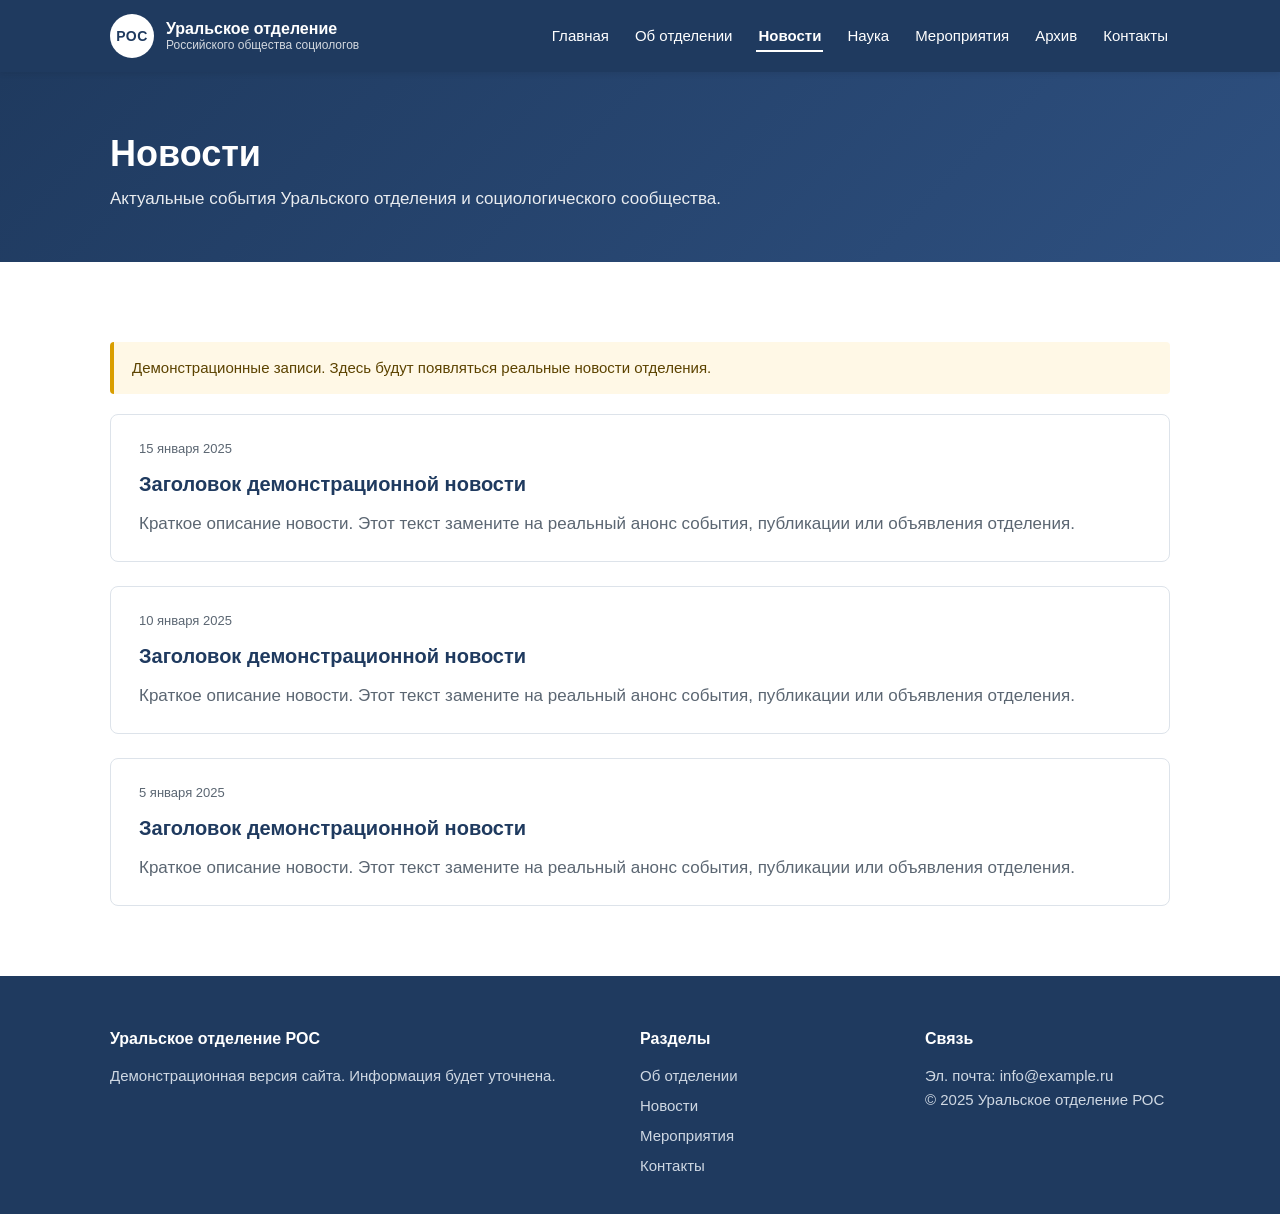
<file: news.html>
<!DOCTYPE html>
<html lang="ru">
<head>
  <meta charset="UTF-8">
  <meta name="viewport" content="width=device-width, initial-scale=1.0">
  <title>Новости — Уральское отделение РОС</title>
  <meta name="description" content="Новости Уральского отделения Российского общества социологов.">
  <link rel="stylesheet" href="css/style.css">
</head>
<body>

  <header class="site-header">
    <div class="container header-inner">
      <a href="index.html" class="logo">
        <span class="logo-mark">РОС</span>
        <span class="logo-text">
          <strong>Уральское отделение</strong>
          <small>Российского общества социологов</small>
        </span>
      </a>
      <button class="nav-toggle" aria-label="Открыть меню" aria-expanded="false">☰</button>
      <nav class="main-nav" aria-label="Главное меню">
        <ul>
          <li><a href="index.html">Главная</a></li>
          <li><a href="about.html">Об отделении</a></li>
          <li><a href="news.html" class="active">Новости</a></li>
          <li><a href="science.html">Наука</a></li>
          <li><a href="events.html">Мероприятия</a></li>
          <li><a href="archive.html">Архив</a></li>
          <li><a href="contacts.html">Контакты</a></li>
        </ul>
      </nav>
    </div>
  </header>

  <section class="page-header">
    <div class="container">
      <h1>Новости</h1>
      <p>Актуальные события Уральского отделения и социологического сообщества.</p>
    </div>
  </section>

  <main class="content">
    <div class="container">

      <div class="notice">
        Демонстрационные записи. Здесь будут появляться реальные новости отделения.
      </div>

      <div class="news-list">

        <article class="news-item">
          <time datetime="2025-01-15">15 января 2025</time>
          <h3><a href="#">Заголовок демонстрационной новости</a></h3>
          <p>Краткое описание новости. Этот текст замените на реальный анонс события,
          публикации или объявления отделения.</p>
        </article>

        <article class="news-item">
          <time datetime="2025-01-10">10 января 2025</time>
          <h3><a href="#">Заголовок демонстрационной новости</a></h3>
          <p>Краткое описание новости. Этот текст замените на реальный анонс события,
          публикации или объявления отделения.</p>
        </article>

        <article class="news-item">
          <time datetime="2025-01-05">5 января 2025</time>
          <h3><a href="#">Заголовок демонстрационной новости</a></h3>
          <p>Краткое описание новости. Этот текст замените на реальный анонс события,
          публикации или объявления отделения.</p>
        </article>

      </div>

    </div>
  </main>

  <footer class="site-footer">
    <div class="container footer-inner">
      <div>
        <h4>Уральское отделение РОС</h4>
        <p>Демонстрационная версия сайта. Информация будет уточнена.</p>
      </div>
      <div>
        <h4>Разделы</h4>
        <ul class="footer-links">
          <li><a href="about.html">Об отделении</a></li>
          <li><a href="news.html">Новости</a></li>
          <li><a href="events.html">Мероприятия</a></li>
          <li><a href="contacts.html">Контакты</a></li>
        </ul>
      </div>
      <div>
        <h4>Связь</h4>
        <p>Эл. почта: <a href="mailto:info@example.ru">info@example.ru</a></p>
        <p>© 2025 Уральское отделение РОС</p>
      </div>
    </div>
  </footer>

  <script>
    const toggle = document.querySelector('.nav-toggle');
    const nav = document.querySelector('.main-nav');
    toggle.addEventListener('click', () => {
      const open = nav.classList.toggle('open');
      toggle.setAttribute('aria-expanded', open ? 'true' : 'false');
    });
  </script>

</body>
</html>
</file>
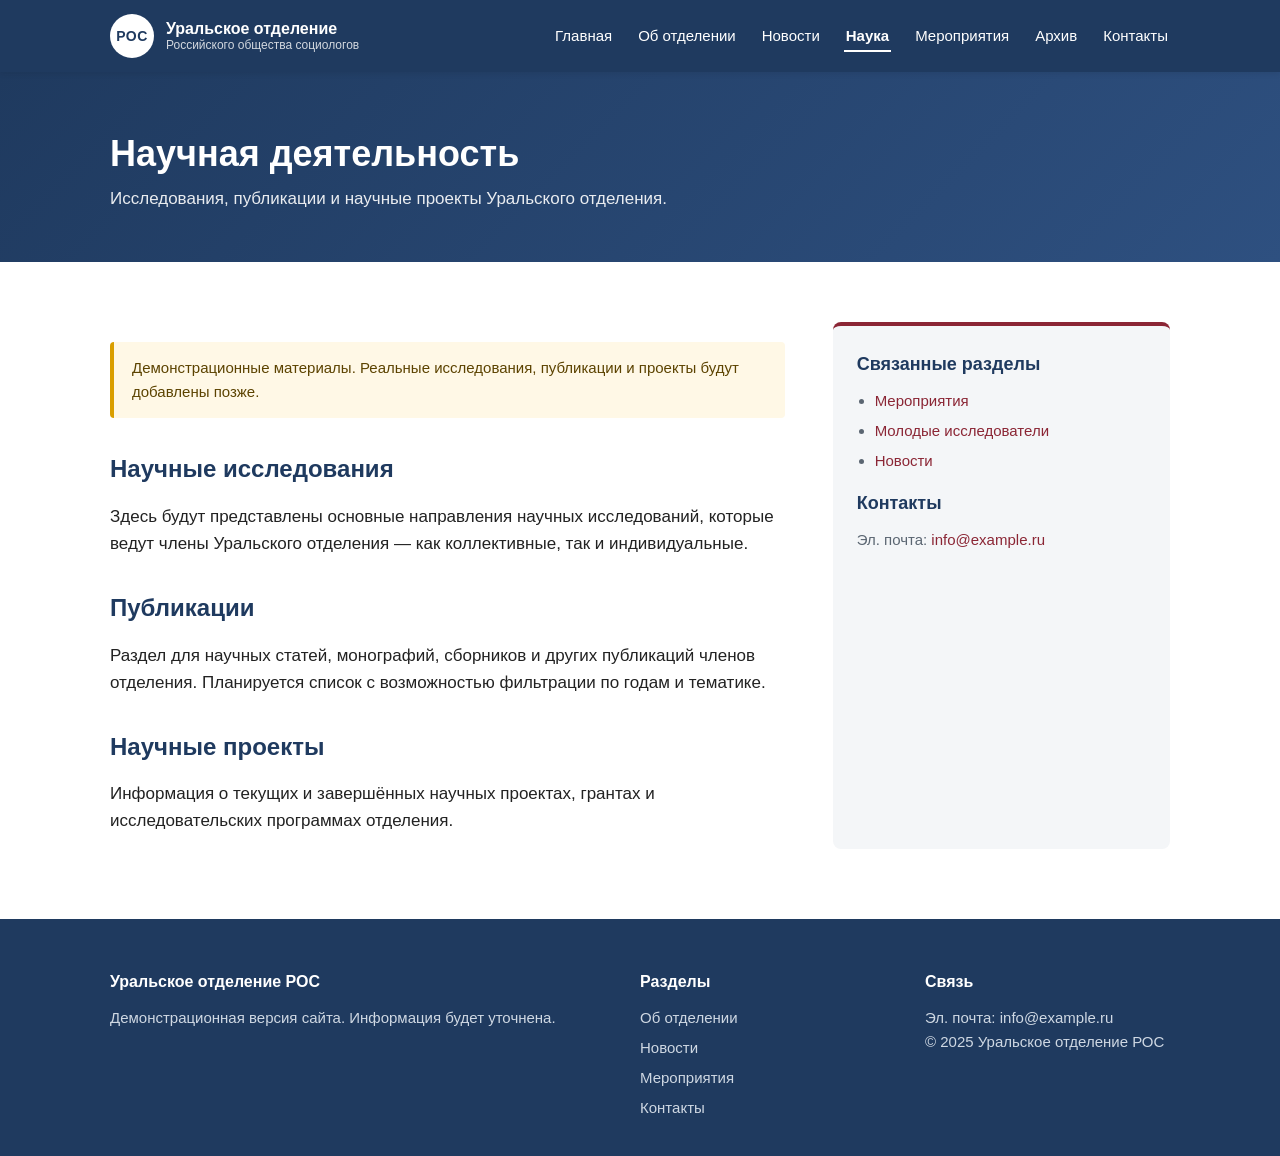
<file: science.html>
<!DOCTYPE html>
<html lang="ru">
<head>
  <meta charset="UTF-8">
  <meta name="viewport" content="width=device-width, initial-scale=1.0">
  <title>Научная деятельность — Уральское отделение РОС</title>
  <meta name="description" content="Исследования, публикации и научные проекты Уральского отделения РОС.">
  <link rel="stylesheet" href="css/style.css">
</head>
<body>

  <header class="site-header">
    <div class="container header-inner">
      <a href="index.html" class="logo">
        <span class="logo-mark">РОС</span>
        <span class="logo-text">
          <strong>Уральское отделение</strong>
          <small>Российского общества социологов</small>
        </span>
      </a>
      <button class="nav-toggle" aria-label="Открыть меню" aria-expanded="false">☰</button>
      <nav class="main-nav" aria-label="Главное меню">
        <ul>
          <li><a href="index.html">Главная</a></li>
          <li><a href="about.html">Об отделении</a></li>
          <li><a href="news.html">Новости</a></li>
          <li><a href="science.html" class="active">Наука</a></li>
          <li><a href="events.html">Мероприятия</a></li>
          <li><a href="archive.html">Архив</a></li>
          <li><a href="contacts.html">Контакты</a></li>
        </ul>
      </nav>
    </div>
  </header>

  <section class="page-header">
    <div class="container">
      <h1>Научная деятельность</h1>
      <p>Исследования, публикации и научные проекты Уральского отделения.</p>
    </div>
  </section>

  <main class="content">
    <div class="container content-two-col">

      <div>
        <div class="notice">
          Демонстрационные материалы. Реальные исследования, публикации и проекты
          будут добавлены позже.
        </div>

        <h2>Научные исследования</h2>
        <p>Здесь будут представлены основные направления научных исследований,
        которые ведут члены Уральского отделения — как коллективные, так и
        индивидуальные.</p>

        <h2>Публикации</h2>
        <p>Раздел для научных статей, монографий, сборников и других публикаций
        членов отделения. Планируется список с возможностью фильтрации по годам
        и тематике.</p>

        <h2>Научные проекты</h2>
        <p>Информация о текущих и завершённых научных проектах, грантах и
        исследовательских программах отделения.</p>
      </div>

      <aside class="sidebar">
        <h3>Связанные разделы</h3>
        <ul>
          <li><a href="events.html">Мероприятия</a></li>
          <li><a href="young.html">Молодые исследователи</a></li>
          <li><a href="news.html">Новости</a></li>
        </ul>
        <h3>Контакты</h3>
        <p>Эл. почта: <a href="mailto:info@example.ru">info@example.ru</a></p>
      </aside>

    </div>
  </main>

  <footer class="site-footer">
    <div class="container footer-inner">
      <div>
        <h4>Уральское отделение РОС</h4>
        <p>Демонстрационная версия сайта. Информация будет уточнена.</p>
      </div>
      <div>
        <h4>Разделы</h4>
        <ul class="footer-links">
          <li><a href="about.html">Об отделении</a></li>
          <li><a href="news.html">Новости</a></li>
          <li><a href="events.html">Мероприятия</a></li>
          <li><a href="contacts.html">Контакты</a></li>
        </ul>
      </div>
      <div>
        <h4>Связь</h4>
        <p>Эл. почта: <a href="mailto:info@example.ru">info@example.ru</a></p>
        <p>© 2025 Уральское отделение РОС</p>
      </div>
    </div>
  </footer>

  <script>
    const toggle = document.querySelector('.nav-toggle');
    const nav = document.querySelector('.main-nav');
    toggle.addEventListener('click', () => {
      const open = nav.classList.toggle('open');
      toggle.setAttribute('aria-expanded', open ? 'true' : 'false');
    });
  </script>

</body>
</html>
</file>
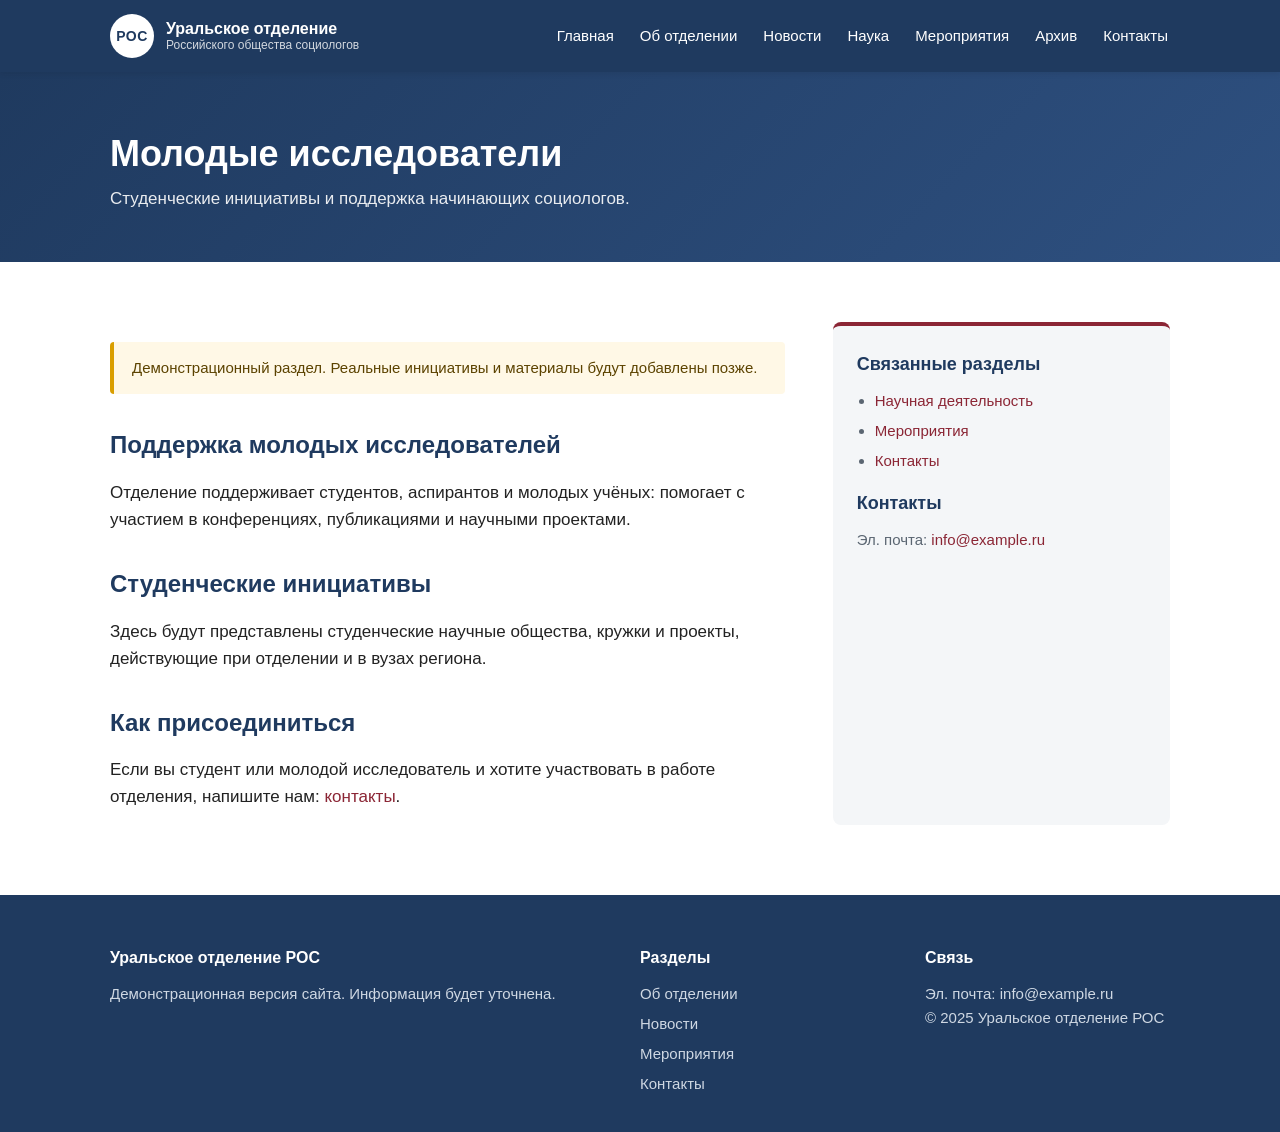
<file: young.html>
<!DOCTYPE html>
<html lang="ru">
<head>
  <meta charset="UTF-8">
  <meta name="viewport" content="width=device-width, initial-scale=1.0">
  <title>Молодые исследователи — Уральское отделение РОС</title>
  <meta name="description" content="Студенческие инициативы и поддержка молодых исследователей Уральского отделения РОС.">
  <link rel="stylesheet" href="css/style.css">
</head>
<body>

  <header class="site-header">
    <div class="container header-inner">
      <a href="index.html" class="logo">
        <span class="logo-mark">РОС</span>
        <span class="logo-text">
          <strong>Уральское отделение</strong>
          <small>Российского общества социологов</small>
        </span>
      </a>
      <button class="nav-toggle" aria-label="Открыть меню" aria-expanded="false">☰</button>
      <nav class="main-nav" aria-label="Главное меню">
        <ul>
          <li><a href="index.html">Главная</a></li>
          <li><a href="about.html">Об отделении</a></li>
          <li><a href="news.html">Новости</a></li>
          <li><a href="science.html">Наука</a></li>
          <li><a href="events.html">Мероприятия</a></li>
          <li><a href="archive.html">Архив</a></li>
          <li><a href="contacts.html">Контакты</a></li>
        </ul>
      </nav>
    </div>
  </header>

  <section class="page-header">
    <div class="container">
      <h1>Молодые исследователи</h1>
      <p>Студенческие инициативы и поддержка начинающих социологов.</p>
    </div>
  </section>

  <main class="content">
    <div class="container content-two-col">

      <div>
        <div class="notice">
          Демонстрационный раздел. Реальные инициативы и материалы будут добавлены позже.
        </div>

        <h2>Поддержка молодых исследователей</h2>
        <p>Отделение поддерживает студентов, аспирантов и молодых учёных:
        помогает с участием в конференциях, публикациями и научными проектами.</p>

        <h2>Студенческие инициативы</h2>
        <p>Здесь будут представлены студенческие научные общества, кружки и
        проекты, действующие при отделении и в вузах региона.</p>

        <h2>Как присоединиться</h2>
        <p>Если вы студент или молодой исследователь и хотите участвовать в
        работе отделения, напишите нам: <a href="contacts.html">контакты</a>.</p>
      </div>

      <aside class="sidebar">
        <h3>Связанные разделы</h3>
        <ul>
          <li><a href="science.html">Научная деятельность</a></li>
          <li><a href="events.html">Мероприятия</a></li>
          <li><a href="contacts.html">Контакты</a></li>
        </ul>
        <h3>Контакты</h3>
        <p>Эл. почта: <a href="mailto:info@example.ru">info@example.ru</a></p>
      </aside>

    </div>
  </main>

  <footer class="site-footer">
    <div class="container footer-inner">
      <div>
        <h4>Уральское отделение РОС</h4>
        <p>Демонстрационная версия сайта. Информация будет уточнена.</p>
      </div>
      <div>
        <h4>Разделы</h4>
        <ul class="footer-links">
          <li><a href="about.html">Об отделении</a></li>
          <li><a href="news.html">Новости</a></li>
          <li><a href="events.html">Мероприятия</a></li>
          <li><a href="contacts.html">Контакты</a></li>
        </ul>
      </div>
      <div>
        <h4>Связь</h4>
        <p>Эл. почта: <a href="mailto:info@example.ru">info@example.ru</a></p>
        <p>© 2025 Уральское отделение РОС</p>
      </div>
    </div>
  </footer>

  <script>
    const toggle = document.querySelector('.nav-toggle');
    const nav = document.querySelector('.main-nav');
    toggle.addEventListener('click', () => {
      const open = nav.classList.toggle('open');
      toggle.setAttribute('aria-expanded', open ? 'true' : 'false');
    });
  </script>

</body>
</html>
</file>
<file: css/style.css>
/* ============================================================
   Уральское отделение РОС — общие стили сайта
   Цвета и шрифты заданы в переменных — меняйте в одном месте.
   ============================================================ */

:root {
  --color-primary: #1f3a5f;      /* тёмно-синий — основной */
  --color-primary-light: #2e5080;
  --color-accent: #8b2635;       /* бордовый — акцент */
  --color-bg: #ffffff;
  --color-bg-alt: #f4f6f8;       /* светло-серый фон секций */
  --color-text: #222222;
  --color-muted: #5b6672;
  --color-border: #dde3ea;
  --radius: 8px;
  --max-width: 1100px;
  --font: -apple-system, BlinkMacSystemFont, "Segoe UI", Roboto, Arial, sans-serif;
}

/* --- Сброс базовых отступов --- */
* { box-sizing: border-box; margin: 0; padding: 0; }

html { scroll-behavior: smooth; }

body {
  font-family: var(--font);
  font-size: 17px;
  line-height: 1.6;
  color: var(--color-text);
  background: var(--color-bg);
}

img { max-width: 100%; display: block; }

a { color: var(--color-accent); text-decoration: none; }
a:hover { text-decoration: underline; }

.container {
  max-width: var(--max-width);
  margin: 0 auto;
  padding: 0 20px;
}

.center { text-align: center; margin-top: 32px; }

/* ============================================================
   ШАПКА
   ============================================================ */
.site-header {
  background: var(--color-primary);
  color: #fff;
  position: sticky;
  top: 0;
  z-index: 100;
  box-shadow: 0 2px 6px rgba(0,0,0,0.08);
}

.header-inner {
  display: flex;
  align-items: center;
  justify-content: space-between;
  gap: 24px;
  padding-top: 14px;
  padding-bottom: 14px;
  flex-wrap: wrap;
}

.logo {
  display: flex;
  align-items: center;
  gap: 12px;
  color: #fff;
}
.logo:hover { text-decoration: none; }

.logo-mark {
  display: inline-flex;
  align-items: center;
  justify-content: center;
  width: 44px;
  height: 44px;
  border-radius: 50%;
  background: #fff;
  color: var(--color-primary);
  font-weight: 700;
  font-size: 14px;
  letter-spacing: 0.5px;
}

.logo-text { display: flex; flex-direction: column; line-height: 1.2; }
.logo-text strong { font-size: 16px; }
.logo-text small  { font-size: 12px; opacity: 0.8; }

.main-nav ul {
  display: flex;
  gap: 22px;
  list-style: none;
}
.main-nav a {
  color: #fff;
  font-size: 15px;
  padding: 6px 2px;
  border-bottom: 2px solid transparent;
}
.main-nav a:hover { text-decoration: none; border-bottom-color: #fff; }
.main-nav a.active { border-bottom-color: #fff; font-weight: 600; }

/* Кнопка-бургер — видна только на телефоне */
.nav-toggle {
  display: none;
  background: transparent;
  color: #fff;
  border: 1px solid rgba(255,255,255,0.4);
  border-radius: var(--radius);
  font-size: 20px;
  padding: 4px 12px;
  cursor: pointer;
}

/* ============================================================
   ГЕРОЙ
   ============================================================ */
.hero {
  background: linear-gradient(135deg, var(--color-primary) 0%, var(--color-primary-light) 100%);
  color: #fff;
  padding: 80px 0;
  text-align: center;
}
.hero h1 {
  font-size: 40px;
  line-height: 1.2;
  margin-bottom: 20px;
  font-weight: 700;
}
.hero-sub {
  font-size: 18px;
  max-width: 640px;
  margin: 0 auto 32px;
  opacity: 0.92;
}
.hero-actions {
  display: flex;
  gap: 16px;
  justify-content: center;
  flex-wrap: wrap;
}

/* ============================================================
   КНОПКИ
   ============================================================ */
.btn {
  display: inline-block;
  padding: 12px 24px;
  border-radius: var(--radius);
  font-size: 16px;
  font-weight: 600;
  cursor: pointer;
  transition: background 0.2s, color 0.2s;
  border: 2px solid transparent;
}
.btn:hover { text-decoration: none; }

.btn-primary {
  background: #fff;
  color: var(--color-primary);
}
.btn-primary:hover { background: #eef2f7; }

.btn-outline {
  background: transparent;
  color: #fff;
  border-color: #fff;
}
.btn-outline:hover { background: rgba(255,255,255,0.12); }

.btn-accent {
  background: var(--color-accent);
  color: #fff;
  white-space: nowrap;
}
.btn-accent:hover { background: #6f1d2a; }

/* ============================================================
   СЕКЦИИ
   ============================================================ */
.section { padding: 70px 0; }
.section-alt { background: var(--color-bg-alt); }

.section-title {
  font-size: 28px;
  margin-bottom: 36px;
  color: var(--color-primary);
  position: relative;
  padding-bottom: 12px;
}
.section-title::after {
  content: "";
  position: absolute;
  left: 0;
  bottom: 0;
  width: 60px;
  height: 4px;
  background: var(--color-accent);
  border-radius: 2px;
}

/* ============================================================
   КАРТОЧКИ РАЗДЕЛОВ
   ============================================================ */
.cards-grid {
  display: grid;
  grid-template-columns: repeat(3, 1fr);
  gap: 24px;
}

.card {
  display: block;
  padding: 28px 24px;
  background: #fff;
  border: 1px solid var(--color-border);
  border-radius: var(--radius);
  color: var(--color-text);
  transition: transform 0.18s, box-shadow 0.18s, border-color 0.18s;
}
.card:hover {
  text-decoration: none;
  transform: translateY(-3px);
  box-shadow: 0 8px 20px rgba(31,58,95,0.10);
  border-color: var(--color-primary);
}
.card-icon { font-size: 30px; display: block; margin-bottom: 12px; }
.card h3 {
  font-size: 19px;
  margin-bottom: 8px;
  color: var(--color-primary);
}
.card p { color: var(--color-muted); font-size: 15px; }

/* ============================================================
   БАННЕР КОНГРЕССА
   ============================================================ */
.congress-banner {
  display: flex;
  align-items: center;
  justify-content: space-between;
  gap: 24px;
  padding: 32px;
  background: #fff;
  border-left: 6px solid var(--color-accent);
  border-radius: var(--radius);
  box-shadow: 0 4px 14px rgba(0,0,0,0.06);
  flex-wrap: wrap;
}
.congress-banner h2 { font-size: 26px; color: var(--color-primary); margin: 6px 0 8px; }
.congress-banner p  { color: var(--color-muted); max-width: 600px; }

.badge {
  display: inline-block;
  font-size: 12px;
  text-transform: uppercase;
  letter-spacing: 1px;
  background: #f6e7ea;
  color: var(--color-accent);
  padding: 4px 10px;
  border-radius: 20px;
  font-weight: 600;
}

/* ============================================================
   НОВОСТИ
   ============================================================ */
.news-grid {
  display: grid;
  grid-template-columns: repeat(3, 1fr);
  gap: 24px;
}
.news-card {
  background: #fff;
  border: 1px solid var(--color-border);
  border-radius: var(--radius);
  padding: 24px;
  display: flex;
  flex-direction: column;
}
.news-card time {
  font-size: 13px;
  color: var(--color-muted);
  margin-bottom: 8px;
}
.news-card h3 {
  font-size: 18px;
  margin-bottom: 10px;
  line-height: 1.35;
}
.news-card h3 a { color: var(--color-primary); }
.news-card p { color: var(--color-muted); font-size: 15px; flex: 1; }
.link-more {
  margin-top: 14px;
  font-weight: 600;
  font-size: 15px;
}

/* ============================================================
   ПОДВАЛ
   ============================================================ */
.site-footer {
  background: var(--color-primary);
  color: #cfd8e3;
  padding: 50px 0 30px;
  margin-top: 0;
  font-size: 15px;
}
.footer-inner {
  display: grid;
  grid-template-columns: 2fr 1fr 1fr;
  gap: 40px;
}
.site-footer h4 { color: #fff; margin-bottom: 12px; font-size: 16px; }
.site-footer a { color: #cfd8e3; }
.site-footer a:hover { color: #fff; }
.footer-links { list-style: none; }
.footer-links li { margin-bottom: 6px; }

/* ============================================================
   ВНУТРЕННИЕ СТРАНИЦЫ
   ============================================================ */

/* Баннер-заголовок раздела (вместо героя главной) */
.page-header {
  background: linear-gradient(135deg, var(--color-primary) 0%, var(--color-primary-light) 100%);
  color: #fff;
  padding: 60px 0 50px;
}
.page-header h1 {
  font-size: 36px;
  line-height: 1.2;
  margin-bottom: 10px;
}
.page-header p {
  font-size: 17px;
  opacity: 0.9;
  max-width: 720px;
}

/* Основной текст страницы */
.content {
  padding: 60px 0 70px;
}
.content h2 {
  font-size: 24px;
  color: var(--color-primary);
  margin: 32px 0 14px;
}
.content h2:first-child { margin-top: 0; }
.content h3 {
  font-size: 19px;
  color: var(--color-primary);
  margin: 22px 0 10px;
}
.content p { margin-bottom: 14px; }
.content ul, .content ol { margin: 0 0 16px 24px; }
.content li { margin-bottom: 6px; }

/* Две колонки: текст + боковая панель */
.content-two-col {
  display: grid;
  grid-template-columns: 2fr 1fr;
  gap: 48px;
}

/* Боковая панель */
.sidebar {
  background: var(--color-bg-alt);
  padding: 24px;
  border-radius: var(--radius);
  border-top: 4px solid var(--color-accent);
}
.sidebar h3 {
  margin-top: 0;
  font-size: 18px;
  color: var(--color-primary);
}
.sidebar p, .sidebar li { font-size: 15px; color: var(--color-muted); }
.sidebar ul { margin-left: 18px; }

/* Блок-подсказка / демо-предупреждение */
.notice {
  background: #fff8e6;
  border-left: 4px solid #d99e00;
  padding: 14px 18px;
  border-radius: 4px;
  font-size: 15px;
  color: #5c4300;
  margin: 20px 0;
}

/* Список новостей (полная страница) */
.news-list {
  display: flex;
  flex-direction: column;
  gap: 24px;
}
.news-item {
  background: #fff;
  border: 1px solid var(--color-border);
  border-radius: var(--radius);
  padding: 24px 28px;
}
.news-item time {
  font-size: 13px;
  color: var(--color-muted);
  display: block;
  margin-bottom: 8px;
}
.news-item h3 { margin: 0 0 10px; font-size: 20px; }
.news-item h3 a { color: var(--color-primary); }
.news-item p { color: var(--color-muted); margin: 0; }

/* Контактная информация */
.contact-block {
  display: grid;
  grid-template-columns: repeat(2, 1fr);
  gap: 20px;
  margin: 24px 0;
}
.contact-card {
  background: var(--color-bg-alt);
  padding: 20px;
  border-radius: var(--radius);
}
.contact-card h3 { margin-top: 0; font-size: 17px; }
.contact-card p { margin: 0; color: var(--color-muted); }

/* ============================================================
   АДАПТИВНОСТЬ
   ============================================================ */

/* Планшет */
@media (max-width: 900px) {
  .cards-grid { grid-template-columns: repeat(2, 1fr); }
  .news-grid  { grid-template-columns: repeat(2, 1fr); }
  .footer-inner { grid-template-columns: 1fr 1fr; }
  .content-two-col { grid-template-columns: 1fr; gap: 28px; }
  .contact-block { grid-template-columns: 1fr; }
}

/* Телефон */
@media (max-width: 640px) {
  body { font-size: 16px; }

  .nav-toggle { display: inline-block; }

  .main-nav {
    display: none;
    width: 100%;
  }
  .main-nav.open { display: block; }
  .main-nav ul {
    flex-direction: column;
    gap: 0;
    padding-top: 12px;
  }
  .main-nav li { border-top: 1px solid rgba(255,255,255,0.15); }
  .main-nav a {
    display: block;
    padding: 12px 4px;
    border-bottom: none;
  }
  .main-nav a.active { font-weight: 700; }

  .hero { padding: 50px 0; }
  .hero h1 { font-size: 28px; }
  .hero-sub { font-size: 16px; }

  .section { padding: 50px 0; }
  .section-title { font-size: 23px; }

  .cards-grid, .news-grid { grid-template-columns: 1fr; }

  .congress-banner { padding: 24px; }
  .congress-banner h2 { font-size: 22px; }

  .footer-inner { grid-template-columns: 1fr; gap: 28px; }

  .page-header { padding: 40px 0 32px; }
  .page-header h1 { font-size: 26px; }
  .page-header p { font-size: 15px; }
  .content { padding: 40px 0 50px; }
  .content h2 { font-size: 21px; }
}
</file>
